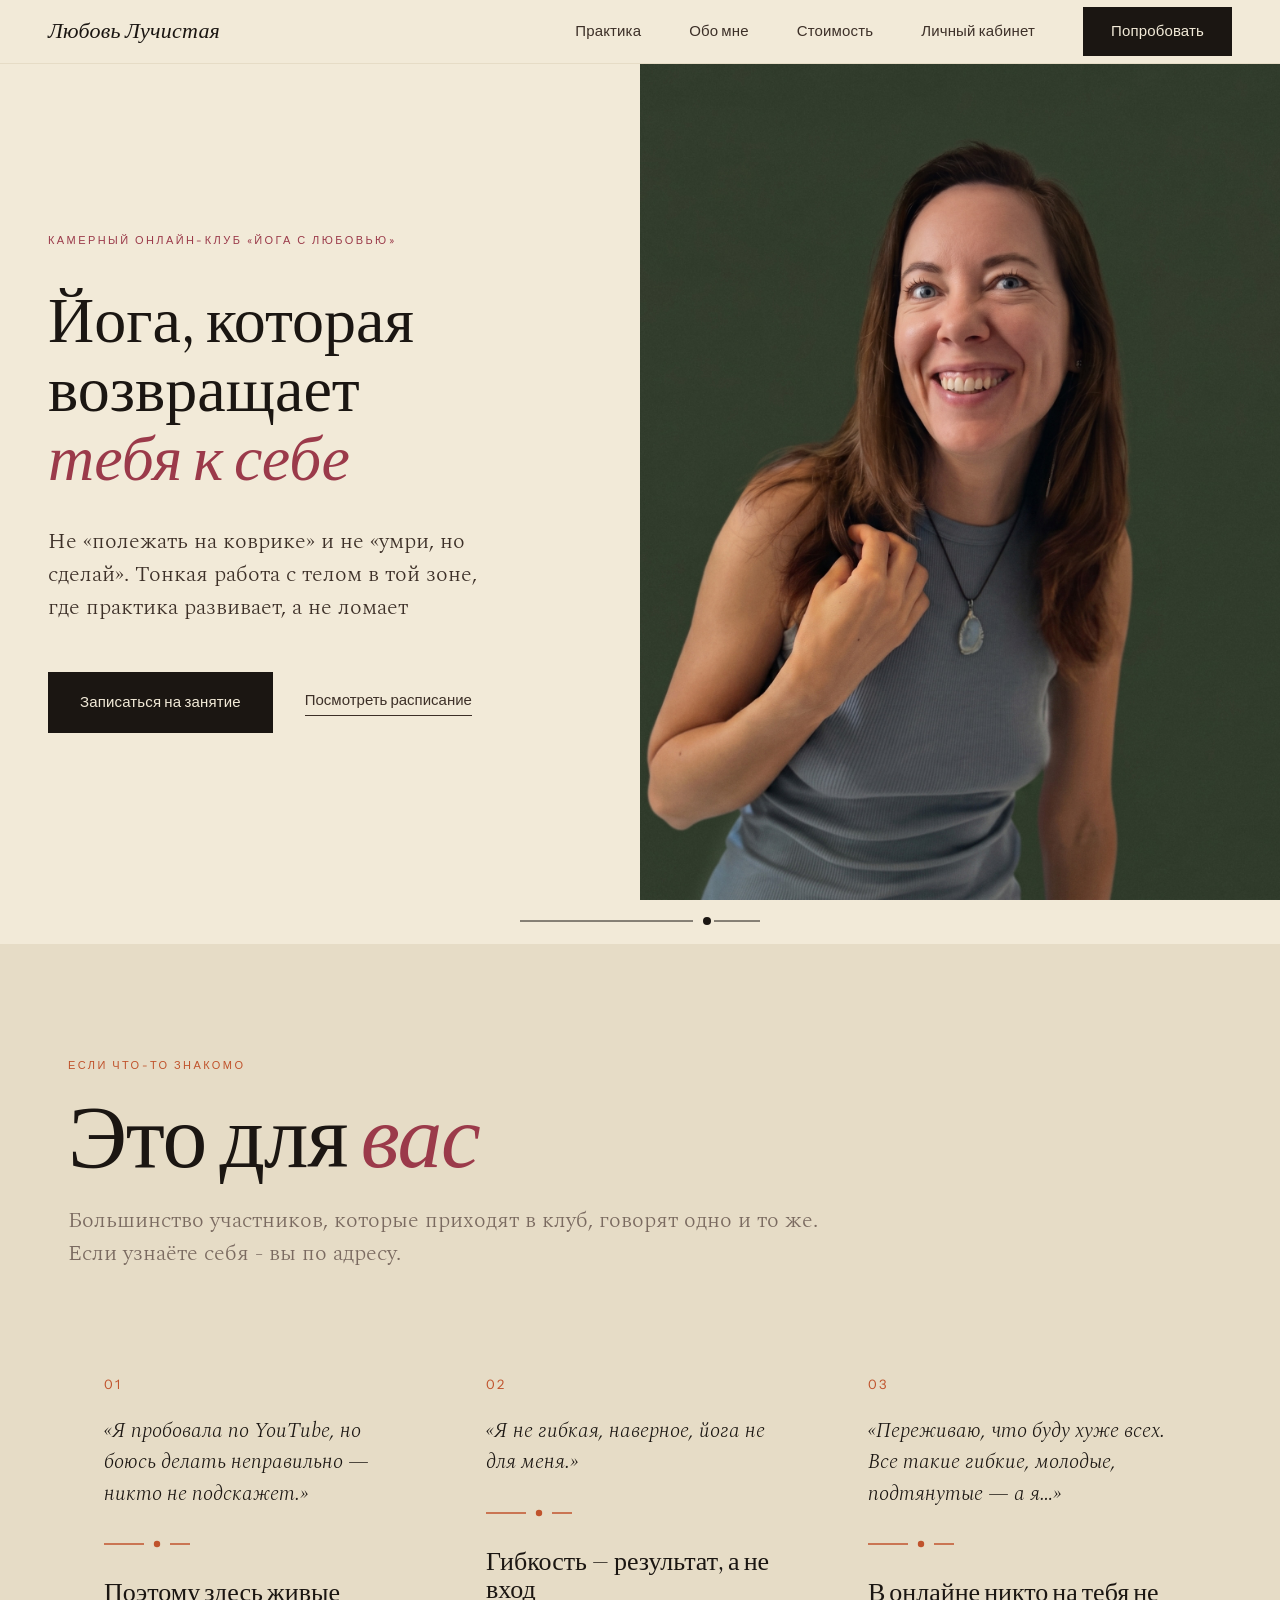
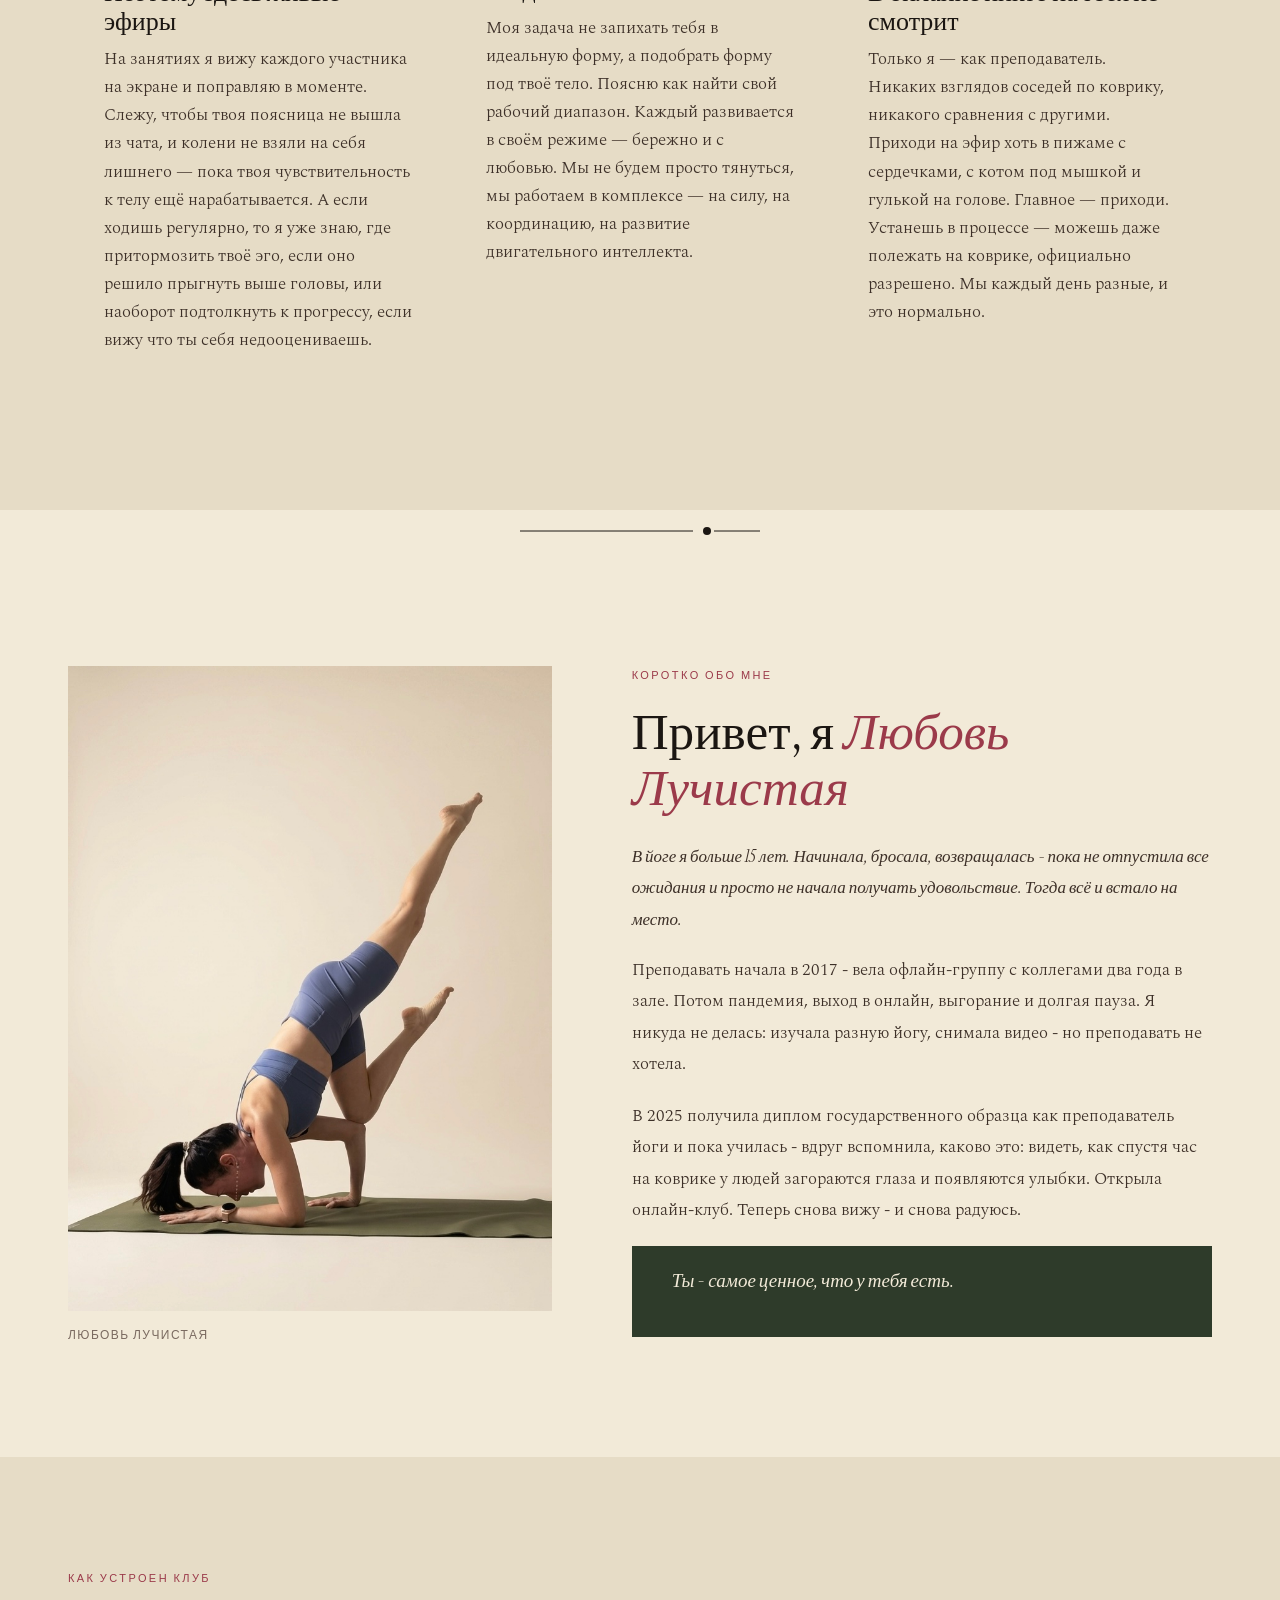
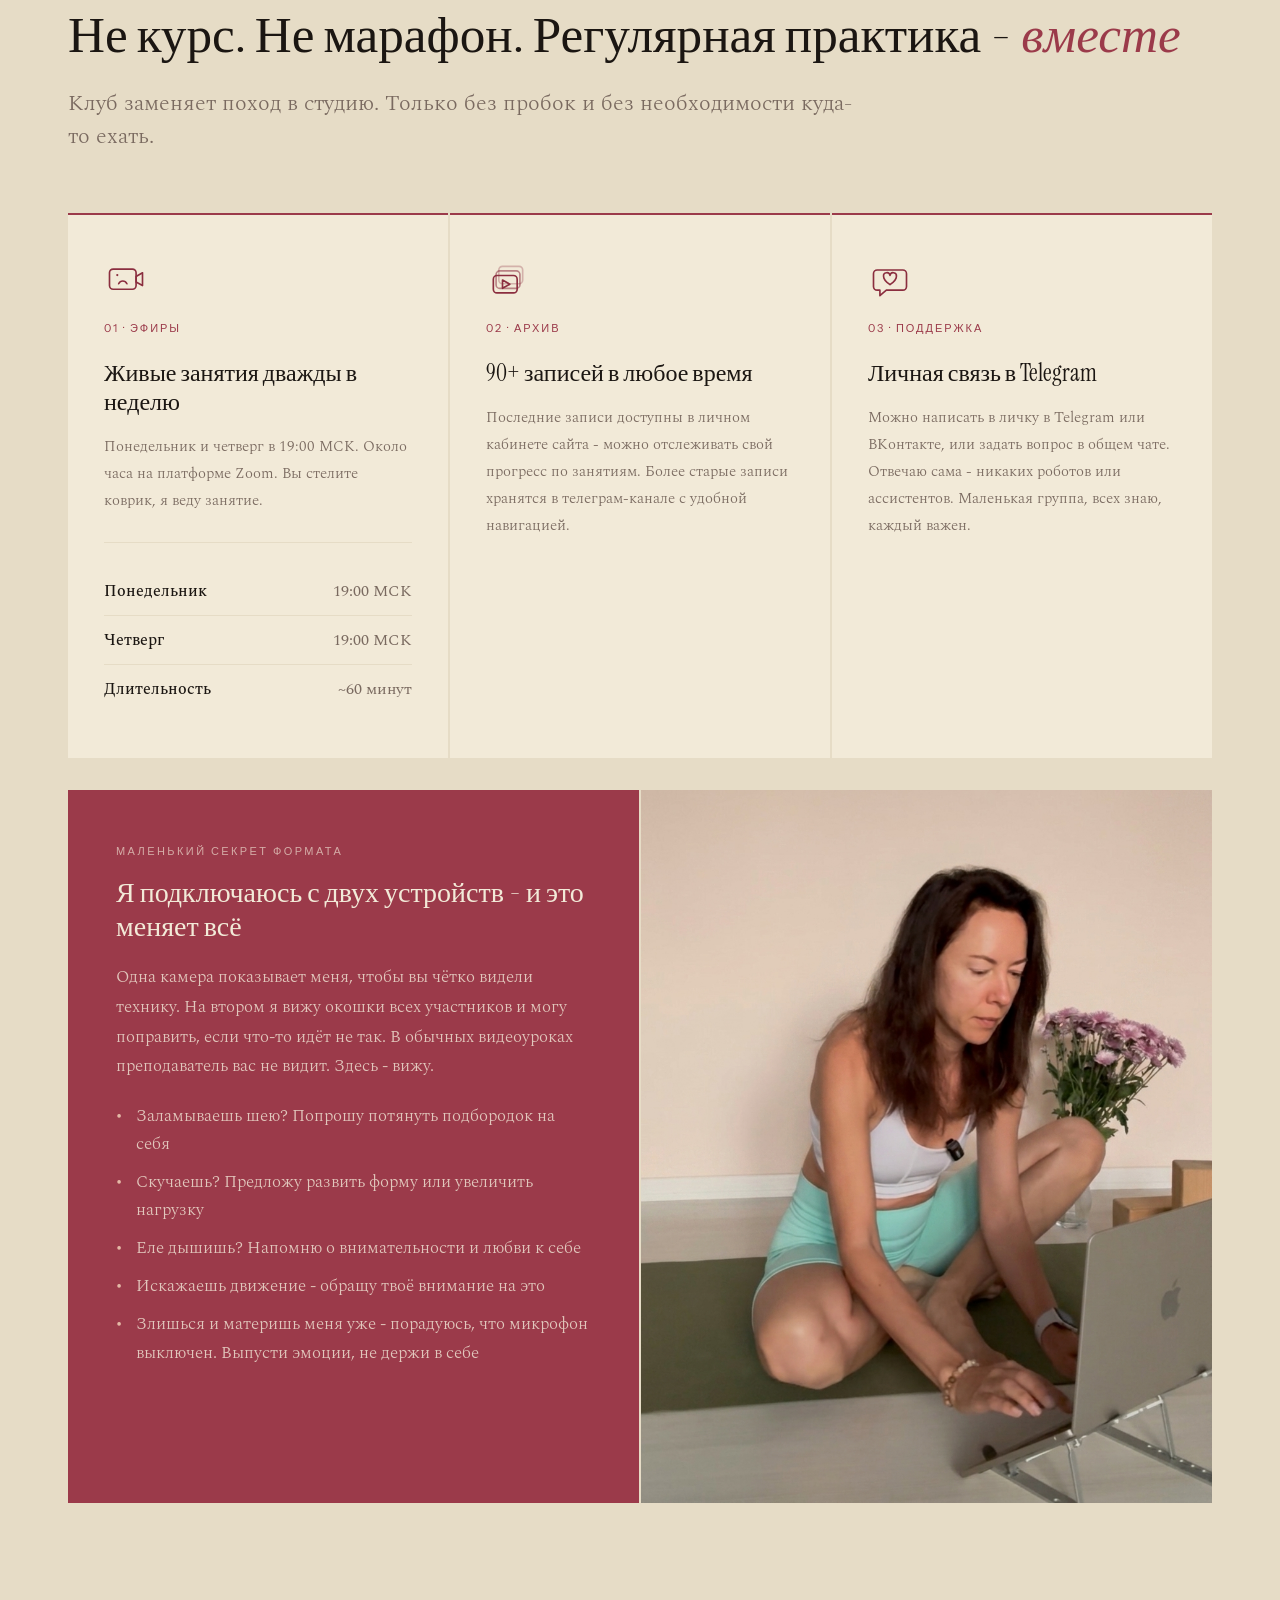
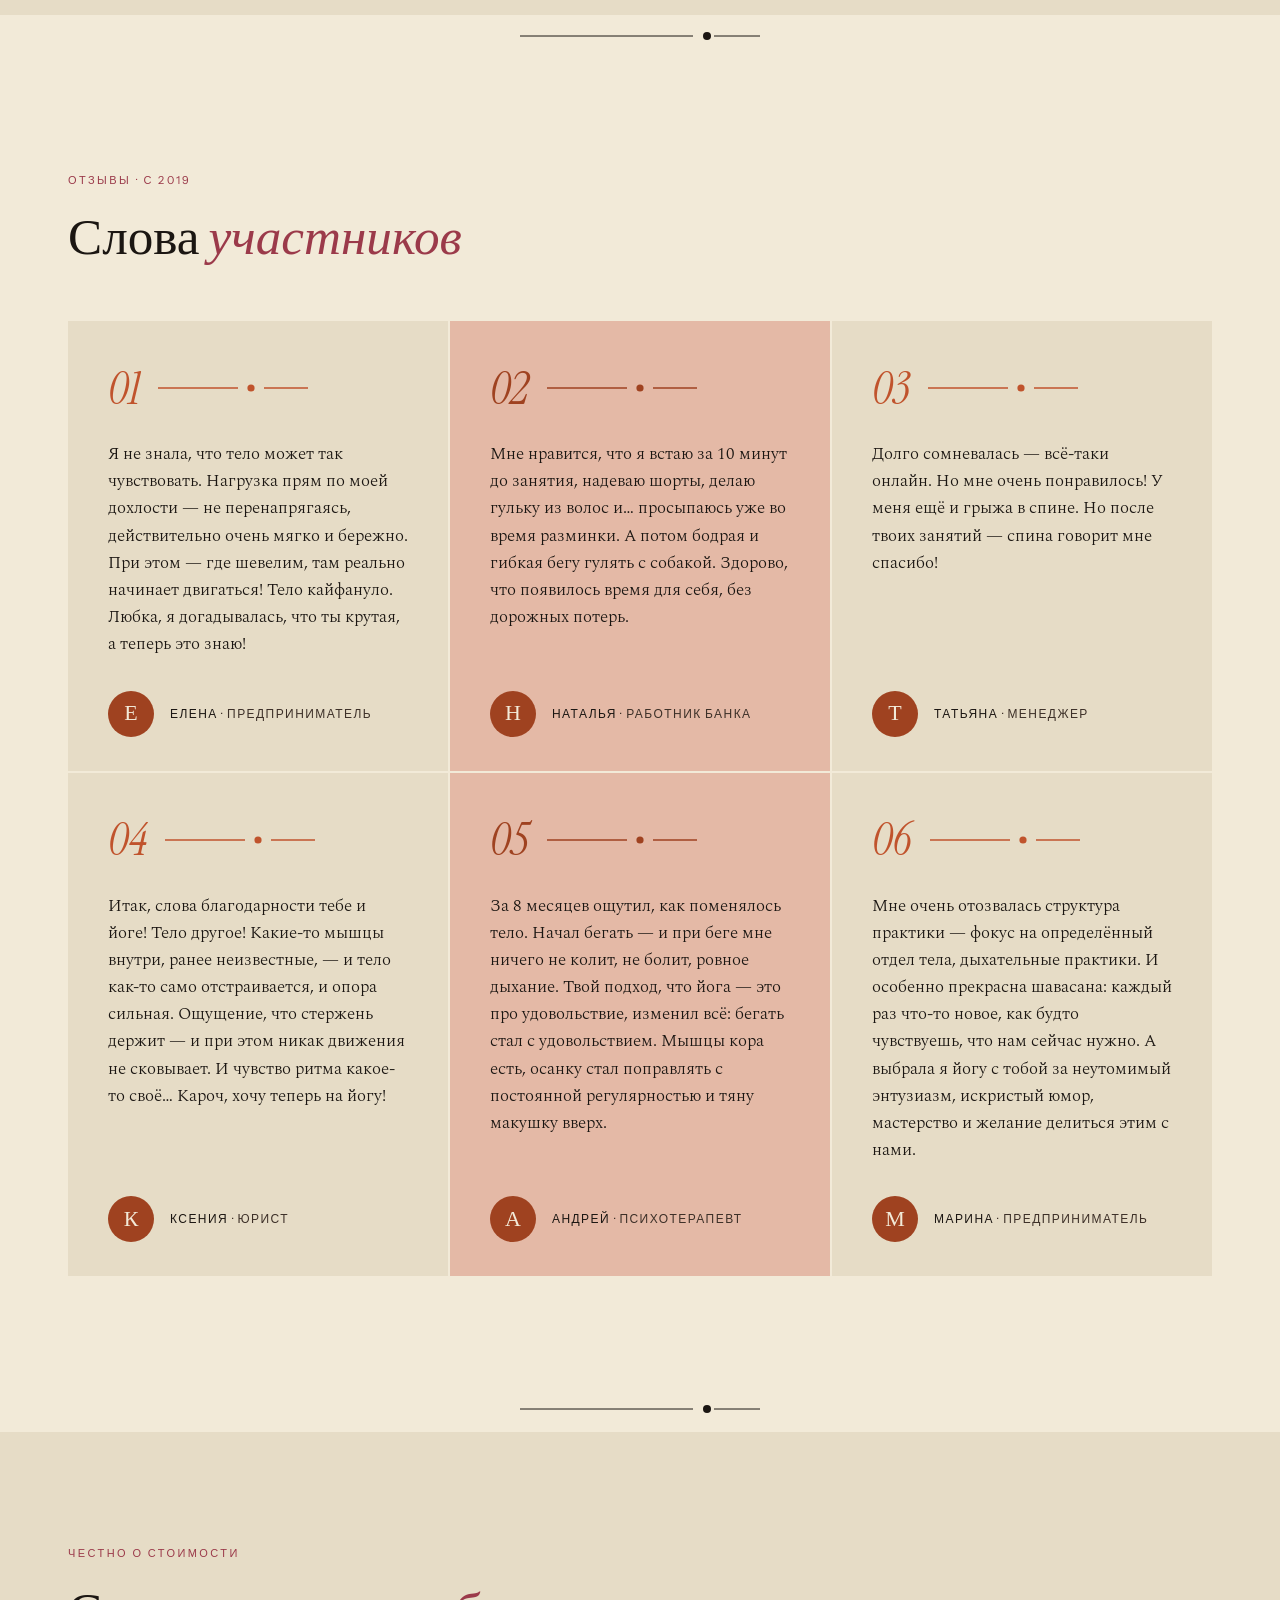
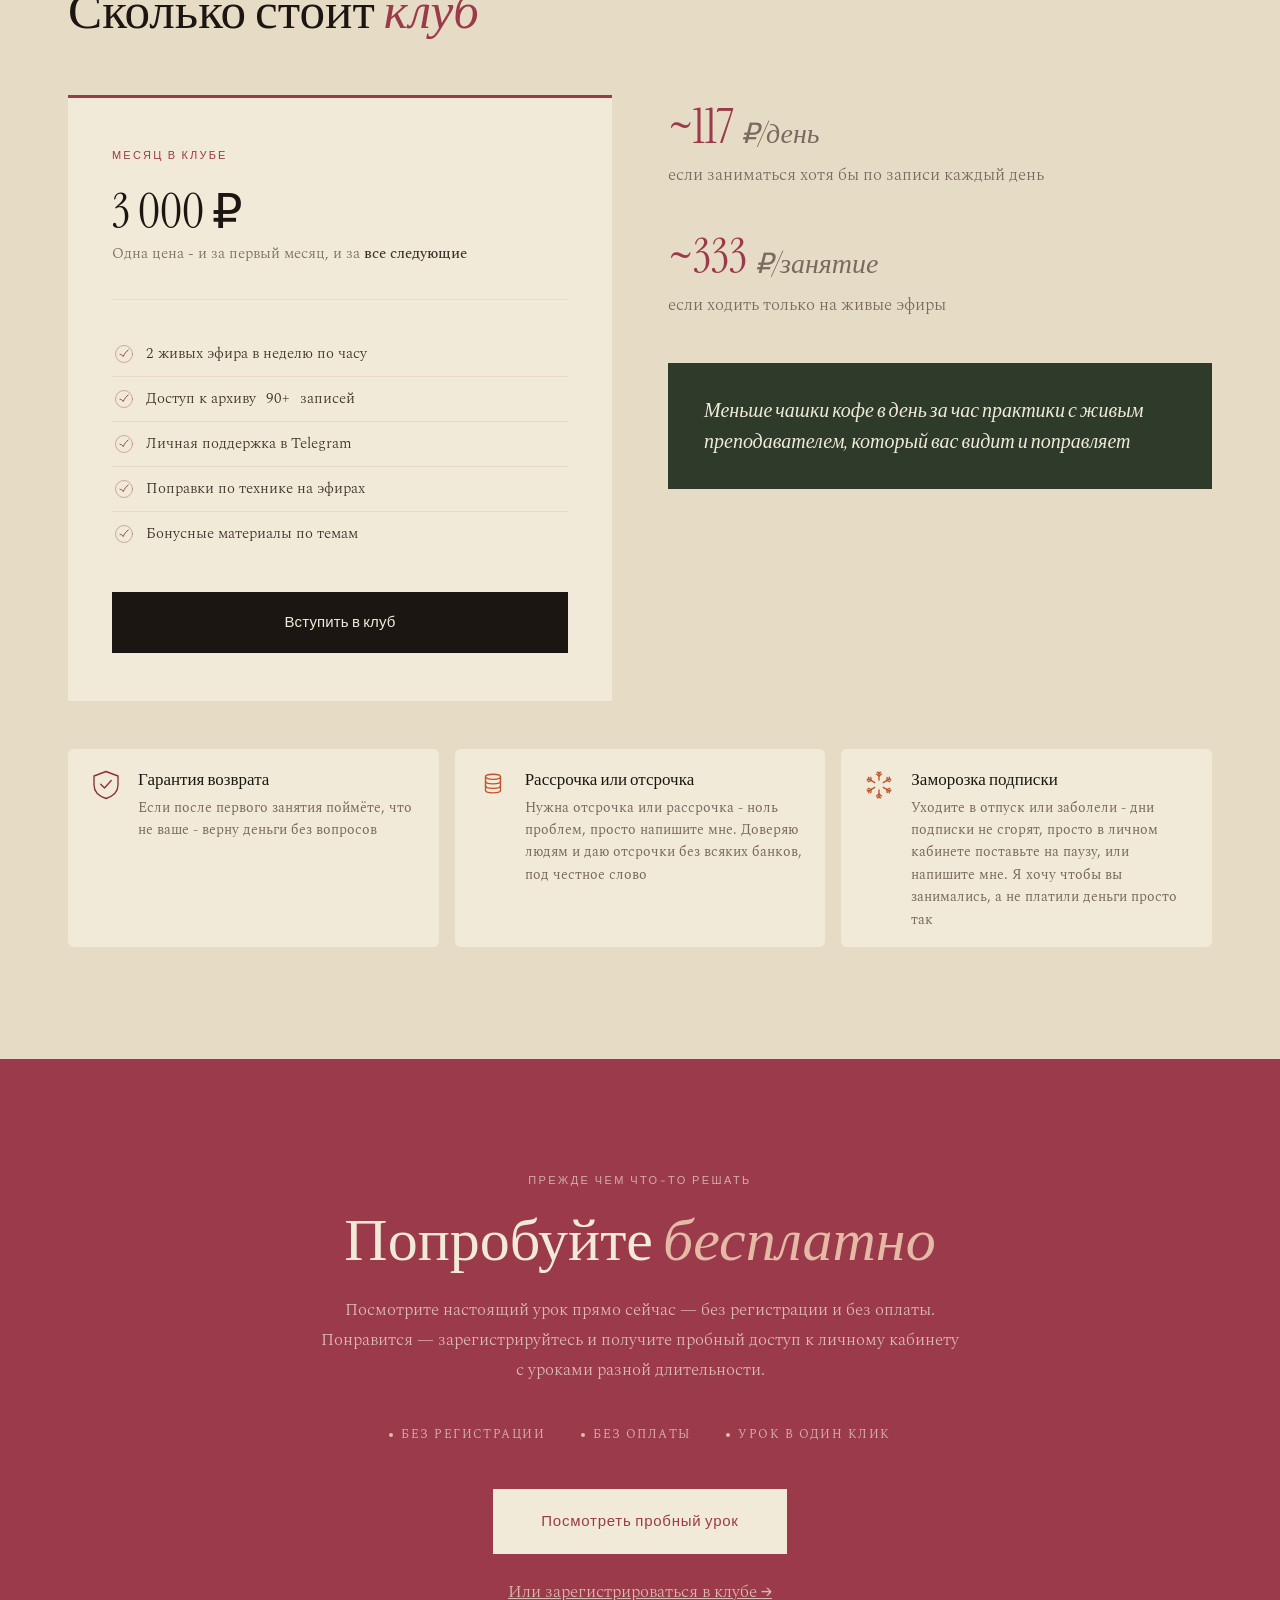
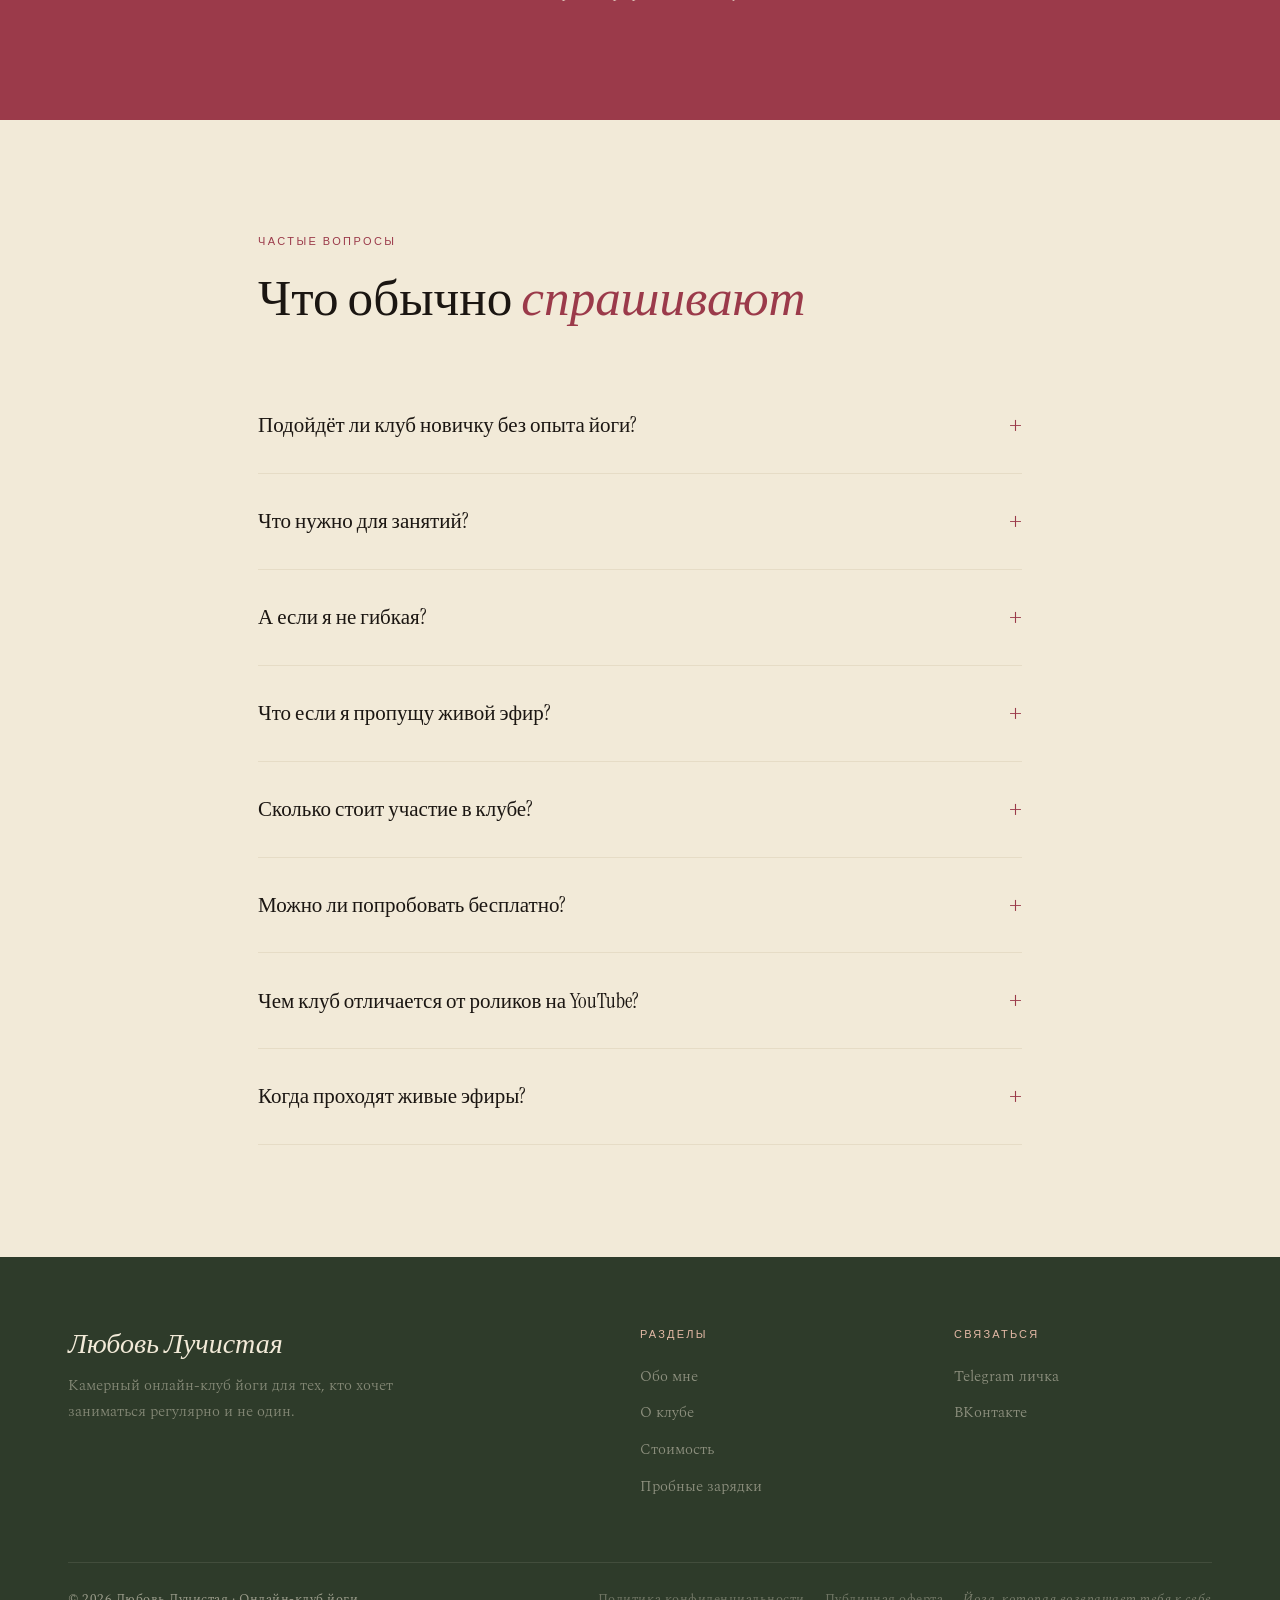
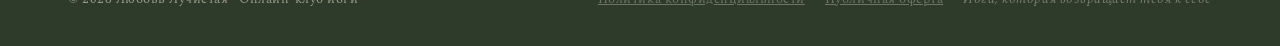
<file: index.html>
<!DOCTYPE html>
<html lang="ru">
<head>
<meta charset="UTF-8">
<meta name="viewport" content="width=device-width, initial-scale=1.0">

<title>Йога с Любовью - онлайн-клуб йоги | Любовь Лучистая</title>
<meta name="description" content="Камерный онлайн-клуб йоги. Живые эфиры дважды в неделю, личная поддержка, архив 90+ записей. Пробные зарядки бесплатно. Преподаватель - Любовь Лучистая.">
<link rel="canonical" href="https://lubov-yoga.ru/">
<meta property="og:type" content="website">
<meta property="og:title" content="Йога с Любовью - онлайн-клуб хатха-йоги">
<meta property="og:description" content="Камерный клуб, где я знаю каждого участника. Живые эфиры, личная поддержка, бережный подход. Попробуйте бесплатно.">
<meta property="og:locale" content="ru_RU">

<link rel="preconnect" href="https://fonts.googleapis.com">
<link rel="preconnect" href="https://fonts.gstatic.com" crossorigin>
<link href="https://fonts.googleapis.com/css2?family=Instrument+Serif:ital@0;1&family=Instrument+Sans:wght@400;500&family=Spectral:ital,wght@0,300;0,400;0,500;1,300;1,400;1,500&display=swap" rel="stylesheet">

<style>
:root {
  --sienna: #C0532C;
  --siennaDeep: #9F4220;
  --line: #C9BBA0;
  --display: 'Instrument Serif', serif;
  --body: 'Spectral', serif;
  --ui: 'Instrument Sans', sans-serif;
  --marsala: #9B3A4A;
  --marsala-dark: #7d2e3c;
  --moss: #2E3B2A;
  --moss-mid: #3d5038;
  --cream: #F2EAD8;
  --cream-deep: #e6dcc6;
  --rose: #E4B9A6;
  --ink: #1B1612;
  --ink-soft: #3d3028;
  --muted: #7a6a60;
}

* { margin: 0; padding: 0; box-sizing: border-box; }
html { scroll-behavior: smooth; }

body {
  font-family: var(--body);
  background: var(--cream);
  color: var(--ink);
  line-height: 1.65;
  font-weight: 400;
  font-size: 17px;
  overflow-x: hidden;
}

img { max-width: 100%; display: block; }

h1, h2, h3, h4 {
  font-family: var(--display);
  font-weight: 400;
  line-height: 1.05;
  color: var(--ink);
}

.container {
  max-width: 1240px;
  margin: 0 auto;
  padding: 0 48px;
}

.container-narrow {
  max-width: 860px;
  margin: 0 auto;
  padding: 0 48px;
}

/* ── HEADER ── */
.site-header {
  background: var(--cream);
  padding: 0 48px;
  height: 64px;
  display: grid;
  grid-template-columns: repeat(12, 1fr);
  column-gap: 24px;
  align-items: center;
  position: sticky;
  top: 0;
  z-index: 100;
  border-bottom: 1px solid var(--cream-deep);
}

.logo {
  grid-column: 1 / 4;
  font-family: var(--display);
  font-style: italic;
  font-size: 22px;
  color: var(--ink);
  text-decoration: none;
  letter-spacing: 0.01em;
}

.site-nav {
  grid-column: 4 / 13;
  display: flex;
  align-items: center;
  gap: 48px;
  justify-content: flex-end;
}

.site-nav a {
  font-family: var(--ui);
  font-size: 15px;
  color: var(--ink-soft);
  text-decoration: none;
  letter-spacing: 0.01em;
  transition: color 0.2s;
}

.site-nav a:hover { color: var(--marsala); }

.nav-cta {
  background: var(--ink);
  color: var(--cream) !important;
  padding: 12px 28px;
  font-size: 15px;
  text-decoration: none;
  font-family: var(--ui);
  transition: background 0.2s;
  border-radius: 0;
}

.nav-cta:hover { background: var(--sienna) !important; }

.nav-lk { display: flex; align-items: center; gap: 6px; }
.nav-lk-icon { display: none; width: 36px; height: 36px; }
.nav-lk-icon svg { width: 36px; height: 36px; }

@media (max-width: 768px) {
  .nav-lk-icon { display: block; }
  .nav-lk-text { display: none; }
  .nav-cta { padding: 8px 16px; font-size: 13px; }
  .logo { font-size: 18px; line-height: 1.1; }
}

/* ── HERO ── */
.hero {
  display: grid;
  grid-template-columns: repeat(12, 1fr);
  column-gap: 0;
  min-height: calc(100vh - 64px);
}

.hero-left {
  grid-column: 1 / 7;
  background: var(--cream);
  display: flex;
  flex-direction: column;
  justify-content: center;
  padding: 80px 64px 80px 48px;
}

.hero-eyebrow {
  font-family: var(--ui);
  font-size: 11px;
  letter-spacing: 0.22em;
  text-transform: uppercase;
  color: var(--marsala);
  margin-bottom: 36px;
}

.hero h1 {
  font-family: var(--display);
  font-size: clamp(44px, 5vw, 68px);
  line-height: 1.08;
  color: var(--ink);
  margin-bottom: 32px;
  font-weight: 400;
}

.hero h1 em {
  font-style: italic;
  color: var(--marsala);
}

.hero-lead {
  font-size: 22px;
  color: var(--ink-soft);
  line-height: 1.5;
  max-width: 460px;
  margin-bottom: 48px;
  font-weight: 300;
}

.hero-ctas {
  display: flex;
  align-items: center;
  gap: 32px;
  flex-wrap: wrap;
}

.btn-primary {
  background: var(--ink);
  color: var(--cream);
  padding: 18px 32px;
  font-family: var(--ui);
  font-size: 15px;
  font-weight: 400;
  text-decoration: none;
  display: inline-block;
  transition: background 0.2s;
  letter-spacing: 0.01em;
  border-radius: 0;
}

.btn-primary:hover { background: var(--sienna); }

.btn-secondary {
  font-family: var(--ui);
  font-size: 15px;
  color: var(--ink-soft);
  text-decoration: none;
  border-bottom: 1px solid var(--ink-soft);
  padding-bottom: 2px;
  transition: color 0.2s, border-color 0.2s;
}

.btn-secondary:hover {
  color: var(--marsala);
  border-color: var(--marsala);
}

.hero-right {
  grid-column: 7 / 13;
  overflow: hidden;
  position: relative;
}

.hero-right img {
  width: 100%;
  height: 100%;
  object-fit: cover;
  object-position: top center;
  display: block;
}

/* ── SECTIONS SHARED ── */
section { padding: 112px 0; }

.eyebrow {
  font-family: var(--ui);
  font-size: 11px;
  letter-spacing: 0.22em;
  text-transform: uppercase;
  color: var(--marsala);
  margin-bottom: 20px;
  display: block;
}

.eyebrow-muted {
  color: var(--muted);
}

.eyebrow-light {
  color: rgba(242,234,216,0.65);
}

.section-title {
  font-family: var(--display);
  font-size: clamp(34px, 4vw, 52px);
  line-height: 1.1;
  color: var(--ink);
  margin-bottom: 24px;
}

.section-title em {
  font-style: italic;
  color: var(--marsala);
}

.section-title-light { color: var(--cream); }
.section-title-light em { color: var(--rose); }

.section-lead {
  font-size: 22px;
  color: var(--muted);
  line-height: 1.5;
  max-width: 800px;
  margin-bottom: 60px;
  font-weight: 300;
}

.section-lead-light { color: rgba(242,234,216,0.65); }

/* ── PAINS ── */
.pains {
  background: var(--cream-deep);
  padding: 112px 0;
}

.pains .eyebrow { color: var(--sienna); }

.pains .section-title {
  font-size: clamp(56px, 7vw, 92px);
  line-height: .96;
  letter-spacing: -.015em;
}

.pains .section-title em { color: var(--marsala); }

.pains-grid {
  display: grid;
  grid-template-columns: repeat(3, 1fr);
  gap: 2px;
  margin-top: 0;
}

.pain-card {
  background: var(--cream-deep);
  padding: 44px 36px;
}

.pain-card:hover { background: var(--rose); transition: background 0.25s; }

.pain-num {
  font-size: 13px;
  letter-spacing: 0.18em;
  color: var(--sienna);
  margin-bottom: 20px;
  display: block;
  font-family: var(--ui);
  text-transform: uppercase;
}

.pain-card.card-rose .pain-num { color: var(--siennaDeep); }

.pain-quote {
  font-family: var(--body);
  font-style: italic;
  font-size: 21px;
  font-weight: 300;
  color: var(--ink);
  line-height: 1.5;
  margin-bottom: 0;
}

.pain-divider { display: block; margin: 28px 0; }

.pain-answer {
  font-size: 17px;
  color: var(--ink-soft);
  line-height: 1.65;
  font-weight: 300;
}

.pain-answer strong {
  display: block;
  margin-bottom: 10px;
  color: var(--ink);
  font-weight: 400;
  font-family: var(--display);
  font-size: 26px;
  line-height: 1.1;
  font-style: normal;
}

.pain-answer p {
  font-family: var(--body);
  font-weight: 300;
  font-size: 17px;
  line-height: 1.65;
  color: var(--ink-soft);
}

/* ── ABOUT ── */
.about {
  background: var(--cream);
}

.about-grid {
  display: grid;
  grid-template-columns: 5fr 6fr;
  gap: 80px;
  align-items: start;
}

.about-photos {
  position: sticky;
  top: 80px;
}

.about-photo-main {
  aspect-ratio: 3/4;
  overflow: hidden;
  margin-bottom: 8px;
}

.about-photo-main img {
  width: 100%;
  height: 100%;
  object-fit: cover;
  object-position: top center;
}

.about-photos-row {
  display: grid;
  grid-template-columns: 1fr 1fr;
  gap: 8px;
}

.about-photo-sm {
  aspect-ratio: 1;
  overflow: hidden;
}

.about-photo-sm img {
  width: 100%;
  height: 100%;
  object-fit: cover;
}

.about-caption {
  margin-top: 14px;
  font-size: 12px;
  letter-spacing: 0.12em;
  text-transform: uppercase;
  color: var(--muted);
  font-family: var(--ui);
}

.about-lead {
  font-family: var(--display);
  font-style: italic;
  font-size: 24px;
  color: var(--ink-soft);
  line-height: 1.45;
  margin-bottom: 32px;
}

.about-text p {
  font-size: 17px;
  line-height: 1.85;
  color: var(--ink-soft);
  margin-bottom: 20px;
  font-weight: 300;
}

.about-stats {
  display: grid;
  grid-template-columns: repeat(3, 1fr);
  margin: 44px 0;
  border-top: 1px solid var(--cream-deep);
  border-bottom: 1px solid var(--cream-deep);
}

.about-stat {
  padding: 24px 0;
  padding-right: 16px;
}

.about-stat + .about-stat {
  padding-left: 16px;
  border-left: 1px solid var(--cream-deep);
}

.stat-num {
  font-family: var(--display);
  font-size: 38px;
  color: var(--marsala);
  line-height: 1;
  margin-bottom: 5px;
  display: block;
}

.stat-label {
  font-size: 12px;
  color: var(--muted);
  letter-spacing: 0.08em;
  text-transform: uppercase;
  font-family: var(--ui);
}

.philosophy-block {
  background: var(--moss);
  color: var(--cream);
  padding: 20px 40px;
  margin-top: 12px;
  display: flex;
  align-items: center;
  width: 100%;
  box-sizing: border-box;
}

.philosophy-block p {
  font-family: var(--display);
  font-style: italic;
  font-size: 19px;
  color: var(--cream);
  line-height: 1.6;
  font-weight: 400;
}

/* ── CLUB ── */
.club {
  background: var(--cream-deep);
}

.club-grid {
  display: grid;
  grid-template-columns: repeat(3, 1fr);
  gap: 2px;
  margin-top: 56px;
}

.club-card {
  background: var(--cream);
  padding: 44px 36px;
  border-top: 2px solid var(--marsala);
  transition: background 0.25s;
}

.club-card:hover { background: #f7f0e4; }

.club-card-num {
  font-size: 11px;
  letter-spacing: 0.18em;
  color: var(--marsala);
  margin-bottom: 22px;
  display: block;
  text-transform: uppercase;
  font-family: var(--ui);
}

.club-card-icon {
  display: block;
  width: 44px;
  height: 44px;
  margin-bottom: 16px;
}
.club-card-icon svg {
  width: 44px;
  height: 44px;
}

.club-card h3 {
  font-family: var(--display);
  font-size: 24px;
  color: var(--ink);
  margin-bottom: 16px;
  line-height: 1.2;
}

.club-card p {
  font-size: 15px;
  color: var(--muted);
  line-height: 1.8;
  font-weight: 300;
}

.tech-block {
  margin-top: 32px;
  display: grid;
  grid-template-columns: 1fr 1fr;
  gap: 2px;
}

.tech-text {
  background: var(--marsala);
  padding: 52px 48px;
}

.tech-text .eyebrow { color: rgba(242,234,216,0.65); margin-bottom: 16px; }

.tech-text h3 {
  font-family: var(--display);
  font-size: 28px;
  color: var(--cream);
  margin-bottom: 20px;
  line-height: 1.2;
}

.tech-text p {
  font-family: var(--body);
  font-size: 17px;
  color: rgba(242,234,216,0.8);
  line-height: 1.75;
  font-weight: 300;
}

.tech-list {
  list-style: none;
  padding: 0;
  margin: 20px 0 0;
  display: flex;
  flex-direction: column;
  gap: 10px;
}
.tech-list li {
  font-family: var(--body);
  font-size: 17px;
  color: rgba(242,234,216,0.8);
  font-weight: 300;
  line-height: 1.65;
  padding-left: 20px;
  position: relative;
}
.tech-list li::before {
  content: '●';
  position: absolute;
  left: 0;
  color: var(--rose);
  font-size: 11px;
  top: 5px;
}

.tech-photo {
  overflow: hidden;
  min-height: 340px;
}

.tech-photo img {
  width: 100%;
  height: 100%;
  object-fit: cover;
}

.schedule-inline {
  margin-top: 28px;
  border-top: 1px solid var(--cream-deep);
  padding-top: 24px;
}

.schedule-inline .day {
  display: flex;
  justify-content: space-between;
  padding: 11px 0;
  font-size: 16px;
  color: var(--muted);
  border-bottom: 1px solid var(--cream-deep);
}

.schedule-inline .day:last-child { border: none; }
.schedule-inline .day strong { color: var(--ink); font-weight: 500; }

/* ── PHOTOS ROW ── */
.photos-row {
  display: grid;
  grid-template-columns: repeat(4, 1fr);
  height: 380px;
  gap: 4px;
}

.photos-row .photo-cell {
  overflow: hidden;
}

.photos-row .photo-cell img {
  width: 100%;
  height: 100%;
  object-fit: cover;
  transition: transform 0.5s ease;
}

.photos-row .photo-cell:hover img { transform: scale(1.04); }

/* ── TESTIMONIALS ── */
.testimonials {
  background: var(--cream);
}

.testimonials-grid {
  display: grid;
  grid-template-columns: repeat(3, 1fr);
  gap: 2px;
  margin-top: 56px;
}

.ll-card {
  background: var(--cream-deep);
  padding: 44px 40px 34px;
  display: flex;
  flex-direction: column;
  min-height: 440px;
}

.ll-card.card-rose { background: var(--rose); }

.ll-mark {
  display: flex;
  align-items: center;
  gap: 18px;
  height: 46px;
  margin-bottom: 30px;
}

.ll-num {
  font-family: var(--display);
  font-style: italic;
  font-size: 46px;
  line-height: .8;
  color: var(--sienna);
}

.ll-card.card-rose .ll-num { color: var(--siennaDeep); }

.ll-quote {
  font-family: var(--body);
  font-weight: 300;
  font-size: 17px;
  line-height: 1.6;
  color: var(--ink);
  flex: 1 0 auto;
}

.ll-by {
  display: flex;
  align-items: center;
  gap: 16px;
  margin-top: 32px;
}

.ll-ava {
  width: 46px;
  height: 46px;
  border-radius: 50%;
  background: var(--siennaDeep);
  color: var(--cream);
  display: flex;
  align-items: center;
  justify-content: center;
  font-family: var(--display);
  font-size: 22px;
  flex: none;
}

.ll-who {
  font-family: var(--ui);
  font-size: 12px;
  letter-spacing: .12em;
  text-transform: uppercase;
  color: var(--ink-soft);
}

.ll-who b { color: var(--ink); font-weight: 500; }

.testimonial-wide {
  grid-column: 1 / -1;
  background: var(--marsala);
  padding: 56px 64px;
  display: flex;
  flex-direction: column;
  gap: 28px;
}

.testimonial-wide .t-text {
  font-family: var(--display);
  font-style: italic;
  font-size: clamp(22px, 2.8vw, 32px);
  color: var(--cream);
  font-weight: 400;
  line-height: 1.4;
}

.testimonial-wide .t-author { color: rgba(242,234,216,0.55); }
.testimonial-wide .t-initial { background: rgba(242,234,216,0.15); }

/* ── PRICING ── */
.pricing {
  background: var(--cream-deep);
}

.pricing-grid {
  display: grid;
  grid-template-columns: 1fr 1fr;
  gap: 56px;
  margin-top: 56px;
  align-items: start;
}

.price-card {
  background: var(--cream);
  padding: 48px 44px;
  border-top: 3px solid var(--marsala);
}

.price-label {
  font-size: 11px;
  letter-spacing: 0.2em;
  text-transform: uppercase;
  color: var(--marsala);
  font-family: var(--ui);
  margin-bottom: 24px;
  display: block;
}

.price-amount {
  font-family: var(--display);
  font-size: 48px;
  color: var(--ink);
  line-height: 1;
  margin-bottom: 6px;
}

.price-sub {
  font-size: 15px;
  color: var(--muted);
  margin-bottom: 32px;
  font-weight: 300;
}

.price-sub strong {
  color: var(--ink-soft);
  font-weight: 500;
}

.price-divider {
  height: 1px;
  background: var(--cream-deep);
  margin-bottom: 32px;
}

.price-list {
  list-style: none;
}

.price-list li {
  padding: 10px 0;
  display: flex;
  align-items: center;
  gap: 10px;
  font-size: 15px;
  color: var(--ink-soft);
  border-bottom: 1px solid var(--cream-deep);
  font-weight: 300;
  line-height: 1.5;
}

.price-check {
  flex-shrink: 0;
  width: 24px;
  height: 24px;
}
.price-check svg {
  width: 24px;
  height: 24px;
}

.price-list li:last-child { border: none; }

.price-btn {
  margin-top: 36px;
}

.price-btn .btn-primary {
  display: block;
  text-align: center;
  padding: 18px;
}

.price-aside {
  padding-top: 8px;
}

.value-row {
  margin-bottom: 44px;
}

.value-num {
  font-family: var(--display);
  font-size: 48px;
  color: var(--marsala);
  line-height: 1;
  margin-bottom: 10px;
}

.value-num small {
  font-size: 28px;
  color: var(--muted);
  font-style: italic;
}

.value-desc {
  font-size: 17px;
  color: var(--muted);
  line-height: 1.65;
  font-weight: 300;
}

.price-quote-block {
  background: var(--moss);
  padding: 32px 36px;
  margin-top: 36px;
}

.price-quote-block p {
  font-family: var(--display);
  font-style: italic;
  font-size: 20px;
  color: var(--cream);
  line-height: 1.55;
}

.price-extras {
  margin-top: 48px;
  display: grid;
  grid-template-columns: repeat(3, 1fr);
  gap: 16px;
}

.price-extra-item {
  display: flex;
  gap: 14px;
  align-items: flex-start;
  padding: 16px 20px;
  background: var(--cream);
  border-radius: 6px;
}

.price-extra-icon {
  flex-shrink: 0;
  margin-top: 2px;
  width: 36px;
  height: 36px;
}
.price-extra-icon svg {
  width: 36px;
  height: 36px;
}

.price-extra-item strong {
  display: block;
  font-family: var(--display);
  font-size: 17px;
  font-weight: 400;
  margin-bottom: 4px;
  color: var(--ink);
}

.price-extra-item p {
  font-size: 14px;
  color: var(--muted);
  line-height: 1.6;
  margin: 0;
}

/* ── TRIAL CTA ── */
.trial-cta {
  background: var(--marsala);
  padding: 112px 0;
  text-align: center;
}

.trial-inner {
  max-width: 640px;
  margin: 0 auto;
}

.trial-cta h2 {
  font-family: var(--display);
  font-size: clamp(40px, 5vw, 60px);
  color: var(--cream);
  margin-bottom: 24px;
  line-height: 1.05;
}

.trial-cta h2 em {
  font-style: italic;
  color: var(--rose);
}

.trial-cta p {
  font-size: 17px;
  color: rgba(242,234,216,0.72);
  margin-bottom: 40px;
  line-height: 1.75;
  font-weight: 300;
}

.trial-tags {
  display: flex;
  justify-content: center;
  gap: 36px;
  margin-bottom: 44px;
  flex-wrap: wrap;
}

.trial-tags span {
  font-size: 12px;
  color: rgba(242,234,216,0.65);
  letter-spacing: 0.12em;
  text-transform: uppercase;
  display: flex;
  align-items: center;
  gap: 8px;
}

.trial-tags span::before {
  content: '';
  width: 4px;
  height: 4px;
  background: var(--rose);
  border-radius: 50%;
}

.btn-light {
  background: var(--cream);
  color: var(--marsala);
  padding: 20px 48px;
  font-family: var(--ui);
  font-size: 15px;
  font-weight: 500;
  text-decoration: none;
  display: inline-block;
  letter-spacing: 0.05em;
  transition: background 0.2s;
}

.btn-light:hover { background: #fff8ed; }

/* ── FAQ ── */
.faq {
  background: var(--cream);
}

.faq-list { margin-top: 52px; }

.faq-item {
  border-bottom: 1px solid var(--cream-deep);
}

.faq-item summary {
  padding: 26px 0;
  cursor: pointer;
  font-family: var(--display);
  font-size: 21px;
  color: var(--ink);
  display: flex;
  justify-content: space-between;
  align-items: center;
  gap: 20px;
  list-style: none;
  transition: color 0.2s;
}

.faq-item summary::-webkit-details-marker { display: none; }

.faq-item summary::after {
  content: '+';
  font-family: var(--body);
  font-weight: 300;
  font-size: 26px;
  color: var(--marsala);
  transition: transform 0.25s;
  flex-shrink: 0;
}

.faq-item[open] summary::after { transform: rotate(45deg); }
.faq-item summary:hover { color: var(--marsala); }

.faq-answer {
  padding: 4px 0 26px;
  color: var(--muted);
  font-size: 17px;
  line-height: 1.65;
  max-width: 700px;
  font-weight: 300;
}

/* ── FOOTER ── */
.site-footer {
  background: var(--moss);
  color: var(--cream);
  padding: 72px 0 36px;
}

.footer-grid {
  display: grid;
  grid-template-columns: 2fr 1fr 1fr;
  gap: 56px;
  margin-bottom: 56px;
}

.footer-brand h3 {
  font-family: var(--display);
  font-style: italic;
  font-size: 28px;
  color: var(--cream);
  margin-bottom: 14px;
}

.footer-brand p {
  font-size: 15px;
  color: rgba(242,234,216,0.45);
  line-height: 1.75;
  max-width: 360px;
  font-weight: 300;
}

.footer-col h4 {
  font-size: 11px;
  letter-spacing: 0.2em;
  text-transform: uppercase;
  color: var(--rose);
  margin-bottom: 18px;
  font-family: var(--ui);
  font-weight: 400;
}

.footer-col a {
  display: block;
  color: rgba(242,234,216,0.5);
  text-decoration: none;
  font-size: 15px;
  padding: 6px 0;
  transition: color 0.2s;
  font-weight: 300;
}

.footer-col a:hover { color: var(--cream); }

.footer-bottom {
  border-top: 1px solid rgba(242,234,216,0.1);
  padding-top: 26px;
  display: flex;
  justify-content: space-between;
  font-size: 13px;
  color: rgba(242,234,216,0.55);
  flex-wrap: wrap;
  gap: 12px;
  letter-spacing: 0.04em;
}

/* ── RESPONSIVE ── */
@media (max-width: 1024px) {
  .hero { grid-template-columns: repeat(12, 1fr); }
  .hero-left { grid-column: 1 / -1; padding: 64px 40px; min-height: 70vh; }
  .hero-right { grid-column: 1 / -1; height: 55vw; min-height: 300px; }
  .site-header { grid-template-columns: repeat(12, 1fr); column-gap: 16px; padding: 0 32px; }
  .about-grid { grid-template-columns: 1fr; gap: 48px; }
  .about-photos { position: static; }
  .pricing-grid { grid-template-columns: 1fr; gap: 44px; }
  .tech-block { grid-template-columns: 1fr; }
  .footer-grid { grid-template-columns: 1fr; gap: 36px; }
  .site-nav { gap: 28px; }
}

@media (max-width: 768px) {
  section { padding: 72px 0; }
  .container, .container-narrow { padding: 0 24px; }
  .site-header { padding: 0 24px; }
  .pains-grid, .club-grid, .testimonials-grid, .price-extras { grid-template-columns: 1fr; }
  .photos-row { grid-template-columns: 1fr 1fr; height: auto; }
  .photos-row .photo-cell { height: 180px; }
  .about-stats { grid-template-columns: 1fr; }
  .about-stat + .about-stat { border-left: none; border-top: 1px solid var(--cream-deep); padding-left: 0; }
  .testimonial-wide { padding: 40px 28px; }
  .ll-card { min-height: auto; padding: 36px 28px 28px; }
  .ll-num { font-size: 36px; }
  .ll-mark svg { width: 100px; }
  .site-nav a:not(.nav-cta):not(.nav-lk) { display: none; }
  .site-header { padding: 0 24px; column-gap: 12px; }
  .hero h1 { font-size: 40px; }
}

/* ── ANIMATIONS ── */
@keyframes fadeUp {
  from { opacity: 0; transform: translateY(24px); }
  to { opacity: 1; transform: translateY(0); }
}

.hero-eyebrow { animation: fadeUp 0.7s ease 0.05s both; }
.hero h1 { animation: fadeUp 0.7s ease 0.2s both; }
.hero-lead { animation: fadeUp 0.7s ease 0.35s both; }
.hero-ctas { animation: fadeUp 0.7s ease 0.5s both; }

/* ── Back to top button ── */
#back-to-top {
  position: fixed;
  bottom: 24px;
  right: 20px;
  z-index: 999;
  width: 44px;
  height: 44px;
  border-radius: 3px;
  background: var(--sienna);
  color: #fff;
  border: none;
  cursor: pointer;
  display: flex;
  align-items: center;
  justify-content: center;
  box-shadow: 0 4px 12px rgba(0,0,0,0.2);
  opacity: 0;
  transform: translateY(12px);
  transition: opacity 0.3s, transform 0.3s;
  pointer-events: none;
}
#back-to-top.visible {
  opacity: 1;
  transform: translateY(0);
  pointer-events: auto;
}
#back-to-top svg { display: block; }
</style>
</head>
<body>

<!-- ── HEADER ── -->
<header class="site-header">
  <a href="/" class="logo">Любовь Лучистая</a>
  <nav class="site-nav">
    <a href="#club">Практика</a>
    <a href="#about">Обо мне</a>
    <a href="#pricing">Стоимость</a>
    <a href="/auth/login.php" class="nav-lk" style="color:var(--ink-soft)"><span class="nav-lk-icon"><svg viewBox="0 0 48 48" fill="none" stroke="#8B2E3F" stroke-width="1.8" stroke-linecap="round" stroke-linejoin="round"><circle cx="24" cy="24" r="17"/><circle cx="24" cy="20" r="5.5"/><path d="M14 38 c1.5-6 5.5-9 10-9 c4.5 0 8.5 3 10 9"/></svg></span><span class="nav-lk-text">Личный кабинет</span></a>
    <a href="#trial" class="nav-cta">Попробовать</a>
  </nav>
</header>

<main>

<!-- ── HERO ── -->
<section class="hero" style="padding:0;" aria-label="Главный экран">
  <div class="hero-left">
    <span class="hero-eyebrow">Камерный онлайн-клуб «Йога с Любовью»</span>
    <h1>Йога, которая<br>возвращает<br><em>тебя к себе</em></h1>
    <p class="hero-lead">Не «полежать на коврике» и не «умри, но сделай». Тонкая работа с телом в той зоне, где практика развивает, а не ломает</p>
    <div class="hero-ctas">
      <a href="#trial" class="btn-primary">Записаться на занятие</a>
      <a href="#club" class="btn-secondary">Посмотреть расписание</a>
    </div>
  </div>
  <div class="hero-right">
    <img src="images/portrait-new.jpg" alt="Любовь Лучистая - преподаватель хатха-йоги" loading="eager">
  </div>
</section>

<div style="text-align:center;padding:8px 0"><svg width="240" height="12" viewBox="0 0 240 12"><line x1="0" y1="6" x2="173" y2="6" stroke="#1B1612" stroke-width="1"/><circle cx="187" cy="6" r="4" fill="#1B1612"/><line x1="194" y1="6" x2="240" y2="6" stroke="#1B1612" stroke-width="1"/></svg></div>

<!-- ── PAINS ── -->
<section class="pains" aria-label="Знакомые сомнения">
  <div class="container">
    <span class="eyebrow">Если что-то знакомо</span>
    <h2 class="section-title">Это для <em>вас</em></h2>
    <p class="section-lead">Большинство участников, которые приходят в клуб, говорят одно и то же. Если узнаёте себя - вы по адресу.</p>

    <div class="pains-grid">
      <article class="pain-card">
        <span class="pain-num">01</span>
        <p class="pain-quote">«Я пробовала по YouTube, но боюсь делать неправильно — никто не подскажет.»</p>
        <svg class="pain-divider" width="86" height="12" viewBox="0 0 86 12"><line x1="0" y1="6" x2="40" y2="6" stroke="#C0532C" stroke-width="1.5"/><circle cx="53" cy="6" r="3.2" fill="#C0532C"/><line x1="66" y1="6" x2="86" y2="6" stroke="#C0532C" stroke-width="1.5"/></svg>
        <div class="pain-answer">
          <strong>Поэтому здесь живые эфиры</strong>
          <p>На занятиях я вижу каждого участника на экране и поправляю в моменте. Слежу, чтобы твоя поясница не вышла из чата, и колени не взяли на себя лишнего — пока твоя чувствительность к телу ещё нарабатывается. А если ходишь регулярно, то я уже знаю, где притормозить твоё эго, если оно решило прыгнуть выше головы, или наоборот подтолкнуть к прогрессу, если вижу что ты себя недооцениваешь.</p>
        </div>
      </article>
      <article class="pain-card">
        <span class="pain-num">02</span>
        <p class="pain-quote">«Я не гибкая, наверное, йога не для меня.»</p>
        <svg class="pain-divider" width="86" height="12" viewBox="0 0 86 12"><line x1="0" y1="6" x2="40" y2="6" stroke="#C0532C" stroke-width="1.5"/><circle cx="53" cy="6" r="3.2" fill="#C0532C"/><line x1="66" y1="6" x2="86" y2="6" stroke="#C0532C" stroke-width="1.5"/></svg>
        <div class="pain-answer">
          <strong>Гибкость — результат, а не вход</strong>
          <p>Моя задача не запихать тебя в идеальную форму, а подобрать форму под твоё тело. Поясню как найти свой рабочий диапазон. Каждый развивается в своём режиме — бережно и с любовью. Мы не будем просто тянуться, мы работаем в комплексе — на силу, на координацию, на развитие двигательного интеллекта.</p>
        </div>
      </article>
      <article class="pain-card">
        <span class="pain-num">03</span>
        <p class="pain-quote">«Переживаю, что буду хуже всех. Все такие гибкие, молодые, подтянутые — а я…»</p>
        <svg class="pain-divider" width="86" height="12" viewBox="0 0 86 12"><line x1="0" y1="6" x2="40" y2="6" stroke="#C0532C" stroke-width="1.5"/><circle cx="53" cy="6" r="3.2" fill="#C0532C"/><line x1="66" y1="6" x2="86" y2="6" stroke="#C0532C" stroke-width="1.5"/></svg>
        <div class="pain-answer">
          <strong>В онлайне никто на тебя не смотрит</strong>
          <p>Только я — как преподаватель. Никаких взглядов соседей по коврику, никакого сравнения с другими. Приходи на эфир хоть в пижаме с сердечками, с котом под мышкой и гулькой на голове. Главное — приходи. Устанешь в процессе — можешь даже полежать на коврике, официально разрешено. Мы каждый день разные, и это нормально.</p>
        </div>
      </article>
    </div>
  </div>
</section>

<!-- ── DIVIDER ── -->
<div style="text-align:center;padding:8px 0"><svg width="240" height="12" viewBox="0 0 240 12"><line x1="0" y1="6" x2="173" y2="6" stroke="#1B1612" stroke-width="1"/><circle cx="187" cy="6" r="4" fill="#1B1612"/><line x1="194" y1="6" x2="240" y2="6" stroke="#1B1612" stroke-width="1"/></svg></div>

<!-- ── ABOUT ── -->
<section class="about" id="about" aria-label="О преподавателе">
  <div class="container">
    <div class="about-grid">
      <div class="about-photos">
        <div class="about-photo-main">
          <img src="images/photo-0325.jpg" alt="Любовь Лучистая" loading="lazy">
        </div>
        <p class="about-caption">Любовь Лучистая</p>
      </div>

      <div class="about-text">
        <span class="eyebrow">Коротко обо мне</span>
        <h2 class="section-title">Привет, я <em>Любовь Лучистая</em></h2>
        <p class="about-lead">В йоге я больше 15 лет. Начинала, бросала, возвращалась - пока не отпустила все ожидания и просто не начала получать удовольствие. Тогда всё и встало на место.</p>
        <p>Преподавать начала в 2017 - вела офлайн-группу с коллегами два года в зале. Потом пандемия, выход в онлайн, выгорание и долгая пауза. Я никуда не делась: изучала разную йогу, снимала видео - но преподавать не хотела.</p>
        <p>В 2025 получила диплом государственного образца как преподаватель йоги и пока училась - вдруг вспомнила, каково это: видеть, как спустя час на коврике у людей загораются глаза и появляются улыбки. Открыла онлайн-клуб. Теперь снова вижу - и снова радуюсь.</p>

        <div class="philosophy-block">
          <p>Ты - самое ценное, что у тебя есть.</p>
        </div>
      </div>
    </div>

  </div>
</section>

<!-- ── CLUB ── -->
<section class="club" id="club" aria-label="Как устроен клуб">
  <div class="container">
    <span class="eyebrow">Как устроен клуб</span>
    <h2 class="section-title">Не курс. Не марафон. Регулярная практика - <em>вместе</em></h2>
    <p class="section-lead">Клуб заменяет поход в студию. Только без пробок и без необходимости куда-то ехать.</p>

    <div class="club-grid">
      <div class="club-card">
        <span class="club-card-icon"><svg viewBox="0 0 48 48" fill="none" stroke="#8B2E3F" stroke-width="1.8" stroke-linecap="round" stroke-linejoin="round"><rect x="6" y="11" width="29" height="22" rx="4"/><path d="M35 19 L42 15 V29 L35 25 Z"/><circle cx="14.5" cy="17.5" r="1.2" fill="#8B2E3F" stroke="none"/><path d="M16 27 C18 23 23 23 25 27"/></svg></span>
        <span class="club-card-num">01 · Эфиры</span>
        <h3>Живые занятия дважды в неделю</h3>
        <p>Понедельник и четверг в 19:00 МСК. Около часа на платформе Zoom. Вы стелите коврик, я веду занятие.</p>
        <div class="schedule-inline">
          <div class="day"><strong>Понедельник</strong><span>19:00 МСК</span></div>
          <div class="day"><strong>Четверг</strong><span>19:00 МСК</span></div>
          <div class="day"><strong>Длительность</strong><span>~60 минут</span></div>
        </div>
      </div>
      <div class="club-card">
        <span class="club-card-icon"><svg viewBox="0 0 48 48" fill="none" stroke="#8B2E3F" stroke-width="1.8" stroke-linecap="round" stroke-linejoin="round"><rect x="14" y="8" width="26" height="19" rx="4" opacity="0.3"/><rect x="11" y="13" width="26" height="19" rx="4" opacity="0.55"/><rect x="8" y="18" width="26" height="19" rx="4"/><path d="M18 23 L26 27.5 L18 32 Z"/></svg></span>
        <span class="club-card-num">02 · Архив</span>
        <h3><span id="lessonCountBadge">90+</span> записей в любое время</h3>
        <p>Последние записи доступны в личном кабинете сайта - можно отслеживать свой прогресс по занятиям. Более старые записи хранятся в телеграм-канале с удобной навигацией.</p>
      </div>
      <div class="club-card">
        <span class="club-card-icon"><svg viewBox="0 0 48 48" fill="none" stroke="#8B2E3F" stroke-width="1.8" stroke-linecap="round" stroke-linejoin="round"><path d="M10 12 h28 a4 4 0 0 1 4 4 v14 a4 4 0 0 1 -4 4 H20 l-7 6 v-6 h-3 a4 4 0 0 1 -4 -4 V16 a4 4 0 0 1 4 -4 Z"/><path d="M24 28 c-4-3-7-5-7-9 a3.4 3.4 0 0 1 7-1 a3.4 3.4 0 0 1 7 1 c0 4-3 6-7 9 Z"/></svg></span>
        <span class="club-card-num">03 · Поддержка</span>
        <h3>Личная связь в Telegram</h3>
        <p>Можно написать в личку в Telegram или ВКонтакте, или задать вопрос в общем чате. Отвечаю сама - никаких роботов или ассистентов. Маленькая группа, всех знаю, каждый важен.</p>
      </div>
    </div>

    <div class="tech-block">
      <div class="tech-text">
        <span class="eyebrow">Маленький секрет формата</span>
        <h3>Я подключаюсь с двух устройств - и это меняет всё</h3>
        <p>Одна камера показывает меня, чтобы вы чётко видели технику. На втором я вижу окошки всех участников и могу поправить, если что-то идёт не так. В обычных видеоуроках преподаватель вас не видит. Здесь - вижу.</p>
        <ul class="tech-list">
          <li>Заламываешь шею? Попрошу потянуть подбородок на себя</li>
          <li>Скучаешь? Предложу развить форму или увеличить нагрузку</li>
          <li>Еле дышишь? Напомню о внимательности и любви к себе</li>
          <li>Искажаешь движение - обращу твоё внимание на это</li>
          <li>Злишься и материшь меня уже - порадуюсь, что микрофон выключен. Выпусти эмоции, не держи в себе</li>
        </ul>
      </div>
      <div class="tech-photo">
        <img src="images/photo-0326.png" alt="Практика на занятии" loading="lazy">
      </div>
    </div>
  </div>
</section>

<div style="text-align:center;padding:8px 0"><svg width="240" height="12" viewBox="0 0 240 12"><line x1="0" y1="6" x2="173" y2="6" stroke="#1B1612" stroke-width="1"/><circle cx="187" cy="6" r="4" fill="#1B1612"/><line x1="194" y1="6" x2="240" y2="6" stroke="#1B1612" stroke-width="1"/></svg></div>

<!-- ── TESTIMONIALS ── -->
<section class="testimonials" aria-label="Отзывы участников">
  <div class="container">
    <span class="eyebrow">Отзывы · с 2019</span>
    <h2 class="section-title">Слова <em>участников</em></h2>

    <div class="testimonials-grid">

      <article class="ll-card">
        <div class="ll-mark">
          <span class="ll-num">01</span>
          <svg width="150" height="12" viewBox="0 0 150 12" style="display:block"><line x1="0" y1="6" x2="80" y2="6" stroke="#C0532C" stroke-width="1.5"/><circle cx="93" cy="6" r="3.6" fill="#C0532C"/><line x1="106" y1="6" x2="150" y2="6" stroke="#C0532C" stroke-width="1.5"/></svg>
        </div>
        <p class="ll-quote">Я не знала, что тело может так чувствовать. Нагрузка прям по моей дохлости — не перенапрягаясь, действительно очень мягко и бережно. При этом — где шевелим, там реально начинает двигаться! Тело кайфануло. Любка, я догадывалась, что ты крутая, а теперь это знаю!</p>
        <div class="ll-by"><div class="ll-ava">Е</div><div class="ll-who"><b>Елена</b> · предприниматель</div></div>
      </article>

      <article class="ll-card card-rose">
        <div class="ll-mark">
          <span class="ll-num">02</span>
          <svg width="150" height="12" viewBox="0 0 150 12" style="display:block"><line x1="0" y1="6" x2="80" y2="6" stroke="#9F4220" stroke-width="1.5"/><circle cx="93" cy="6" r="3.6" fill="#9F4220"/><line x1="106" y1="6" x2="150" y2="6" stroke="#9F4220" stroke-width="1.5"/></svg>
        </div>
        <p class="ll-quote">Мне нравится, что я встаю за 10 минут до занятия, надеваю шорты, делаю гульку из волос и… просыпаюсь уже во время разминки. А потом бодрая и гибкая бегу гулять с собакой. Здорово, что появилось время для себя, без дорожных потерь.</p>
        <div class="ll-by"><div class="ll-ava">Н</div><div class="ll-who"><b>Наталья</b> · работник банка</div></div>
      </article>

      <article class="ll-card">
        <div class="ll-mark">
          <span class="ll-num">03</span>
          <svg width="150" height="12" viewBox="0 0 150 12" style="display:block"><line x1="0" y1="6" x2="80" y2="6" stroke="#C0532C" stroke-width="1.5"/><circle cx="93" cy="6" r="3.6" fill="#C0532C"/><line x1="106" y1="6" x2="150" y2="6" stroke="#C0532C" stroke-width="1.5"/></svg>
        </div>
        <p class="ll-quote">Долго сомневалась — всё-таки онлайн. Но мне очень понравилось! У меня ещё и грыжа в спине. Но после твоих занятий — спина говорит мне спасибо!</p>
        <div class="ll-by"><div class="ll-ava">Т</div><div class="ll-who"><b>Татьяна</b> · менеджер</div></div>
      </article>

      <article class="ll-card">
        <div class="ll-mark">
          <span class="ll-num">04</span>
          <svg width="150" height="12" viewBox="0 0 150 12" style="display:block"><line x1="0" y1="6" x2="80" y2="6" stroke="#C0532C" stroke-width="1.5"/><circle cx="93" cy="6" r="3.6" fill="#C0532C"/><line x1="106" y1="6" x2="150" y2="6" stroke="#C0532C" stroke-width="1.5"/></svg>
        </div>
        <p class="ll-quote">Итак, слова благодарности тебе и йоге! Тело другое! Какие-то мышцы внутри, ранее неизвестные, — и тело как-то само отстраивается, и опора сильная. Ощущение, что стержень держит — и при этом никак движения не сковывает. И чувство ритма какое-то своё… Кароч, хочу теперь на йогу!</p>
        <div class="ll-by"><div class="ll-ava">К</div><div class="ll-who"><b>Ксения</b> · юрист</div></div>
      </article>

      <article class="ll-card card-rose">
        <div class="ll-mark">
          <span class="ll-num">05</span>
          <svg width="150" height="12" viewBox="0 0 150 12" style="display:block"><line x1="0" y1="6" x2="80" y2="6" stroke="#9F4220" stroke-width="1.5"/><circle cx="93" cy="6" r="3.6" fill="#9F4220"/><line x1="106" y1="6" x2="150" y2="6" stroke="#9F4220" stroke-width="1.5"/></svg>
        </div>
        <p class="ll-quote">За 8 месяцев ощутил, как поменялось тело. Начал бегать — и при беге мне ничего не колит, не болит, ровное дыхание. Твой подход, что йога — это про удовольствие, изменил всё: бегать стал с удовольствием. Мышцы кора есть, осанку стал поправлять с постоянной регулярностью и тяну макушку вверх.</p>
        <div class="ll-by"><div class="ll-ava">А</div><div class="ll-who"><b>Андрей</b> · психотерапевт</div></div>
      </article>

      <article class="ll-card">
        <div class="ll-mark">
          <span class="ll-num">06</span>
          <svg width="150" height="12" viewBox="0 0 150 12" style="display:block"><line x1="0" y1="6" x2="80" y2="6" stroke="#C0532C" stroke-width="1.5"/><circle cx="93" cy="6" r="3.6" fill="#C0532C"/><line x1="106" y1="6" x2="150" y2="6" stroke="#C0532C" stroke-width="1.5"/></svg>
        </div>
        <p class="ll-quote">Мне очень отозвалась структура практики — фокус на определённый отдел тела, дыхательные практики. И особенно прекрасна шавасана: каждый раз что-то новое, как будто чувствуешь, что нам сейчас нужно. А выбрала я йогу с тобой за неутомимый энтузиазм, искристый юмор, мастерство и желание делиться этим с нами.</p>
        <div class="ll-by"><div class="ll-ava">М</div><div class="ll-who"><b>Марина</b> · предприниматель</div></div>
      </article>

    </div>
  </div>
</section>

<div style="text-align:center;padding:8px 0"><svg width="240" height="12" viewBox="0 0 240 12"><line x1="0" y1="6" x2="173" y2="6" stroke="#1B1612" stroke-width="1"/><circle cx="187" cy="6" r="4" fill="#1B1612"/><line x1="194" y1="6" x2="240" y2="6" stroke="#1B1612" stroke-width="1"/></svg></div>

<!-- ── PRICING ── -->
<section class="pricing" id="pricing" aria-label="Стоимость">
  <div class="container">
    <span class="eyebrow">Честно о стоимости</span>
    <h2 class="section-title">Сколько стоит <em>клуб</em></h2>

    <div class="pricing-grid">
      <div class="price-card">
        <span class="price-label">Месяц в клубе</span>
        <div class="price-amount">3 000 ₽</div>
        <p class="price-sub">Одна цена - и за первый месяц, и за <strong>все следующие</strong></p>
        <div class="price-divider"></div>
        <ul class="price-list">
          <li><span class="price-check"><svg viewBox="0 0 48 48" fill="none" stroke="#8B2E3F" stroke-width="1.8" stroke-linecap="round" stroke-linejoin="round"><circle cx="24" cy="24" r="17" opacity="0.4"/><path d="M16 24.5 c2.5 .3 5 2 6.5 4.5 c2.5-6 6-10 10-13"/></svg></span>2 живых эфира в неделю по часу</li>
          <li><span class="price-check"><svg viewBox="0 0 48 48" fill="none" stroke="#8B2E3F" stroke-width="1.8" stroke-linecap="round" stroke-linejoin="round"><circle cx="24" cy="24" r="17" opacity="0.4"/><path d="M16 24.5 c2.5 .3 5 2 6.5 4.5 c2.5-6 6-10 10-13"/></svg></span>Доступ к архиву <span class="lessonCountBadge">90+</span> записей</li>
          <li><span class="price-check"><svg viewBox="0 0 48 48" fill="none" stroke="#8B2E3F" stroke-width="1.8" stroke-linecap="round" stroke-linejoin="round"><circle cx="24" cy="24" r="17" opacity="0.4"/><path d="M16 24.5 c2.5 .3 5 2 6.5 4.5 c2.5-6 6-10 10-13"/></svg></span>Личная поддержка в Telegram</li>
          <li><span class="price-check"><svg viewBox="0 0 48 48" fill="none" stroke="#8B2E3F" stroke-width="1.8" stroke-linecap="round" stroke-linejoin="round"><circle cx="24" cy="24" r="17" opacity="0.4"/><path d="M16 24.5 c2.5 .3 5 2 6.5 4.5 c2.5-6 6-10 10-13"/></svg></span>Поправки по технике на эфирах</li>
          <li><span class="price-check"><svg viewBox="0 0 48 48" fill="none" stroke="#8B2E3F" stroke-width="1.8" stroke-linecap="round" stroke-linejoin="round"><circle cx="24" cy="24" r="17" opacity="0.4"/><path d="M16 24.5 c2.5 .3 5 2 6.5 4.5 c2.5-6 6-10 10-13"/></svg></span>Бонусные материалы по темам</li>
        </ul>
        <div class="price-btn">
          <a href="/auth/register.php" class="btn-primary">Вступить в клуб</a>
        </div>
      </div>

      <div class="price-aside">
        <div class="value-row">
          <div class="value-num">~117 <small>₽/день</small></div>
          <p class="value-desc">если заниматься хотя бы по записи каждый день</p>
        </div>
        <div class="value-row">
          <div class="value-num">~333 <small>₽/занятие</small></div>
          <p class="value-desc">если ходить только на живые эфиры</p>
        </div>
        <div class="price-quote-block">
          <p>Меньше чашки кофе в день за час практики с живым преподавателем, который вас видит и поправляет</p>
        </div>
      </div>
    </div>

    <div class="price-extras">
      <div class="price-extra-item">
        <span class="price-extra-icon"><svg viewBox="0 0 48 48" fill="none" stroke="#8B2E3F" stroke-width="1.8" stroke-linecap="round" stroke-linejoin="round"><path d="M24 6 L40 12 V24 c0 9-7 15-16 18 C15 39 8 33 8 24 V12 Z"/><path d="M17 23 l5 5 l9-10"/></svg></span>
        <div>
          <strong>Гарантия возврата</strong>
          <p>Если после первого занятия поймёте, что не ваше - верну деньги без вопросов</p>
        </div>
      </div>
      <div class="price-extra-item">
        <span class="price-extra-icon"><svg viewBox="0 0 48 48" width="56" height="56" fill="none" stroke="#C0532C" stroke-width="1.8" stroke-linecap="round" stroke-linejoin="round"><ellipse cx="24" cy="13" rx="10" ry="3.4"/><path d="M14 13 V31 a10 3.4 0 0 0 20 0 V13"/><path d="M14 19 a10 3.4 0 0 0 20 0"/><path d="M14 25 a10 3.4 0 0 0 20 0"/></svg></span>
        <div>
          <strong>Рассрочка или отсрочка</strong>
          <p>Нужна отсрочка или рассрочка - ноль проблем, просто напишите мне. Доверяю людям и даю отсрочки без всяких банков, под честное слово</p>
        </div>
      </div>
      <div class="price-extra-item">
        <span class="price-extra-icon"><svg viewBox="0 0 48 48" width="56" height="56" fill="none" stroke="#C0532C" stroke-width="1.8" stroke-linecap="round" stroke-linejoin="round"><g transform="rotate(0 24 24)"><path d="M24 17.5 V7"/><path d="M24 12 l-3.4 -2.6 M24 12 l3.4 -2.6"/><path d="M24 8.6 l-2.2 -1.7 M24 8.6 l2.2 -1.7"/></g><g transform="rotate(60 24 24)"><path d="M24 17.5 V7"/><path d="M24 12 l-3.4 -2.6 M24 12 l3.4 -2.6"/><path d="M24 8.6 l-2.2 -1.7 M24 8.6 l2.2 -1.7"/></g><g transform="rotate(120 24 24)"><path d="M24 17.5 V7"/><path d="M24 12 l-3.4 -2.6 M24 12 l3.4 -2.6"/><path d="M24 8.6 l-2.2 -1.7 M24 8.6 l2.2 -1.7"/></g><g transform="rotate(180 24 24)"><path d="M24 17.5 V7"/><path d="M24 12 l-3.4 -2.6 M24 12 l3.4 -2.6"/><path d="M24 8.6 l-2.2 -1.7 M24 8.6 l2.2 -1.7"/></g><g transform="rotate(240 24 24)"><path d="M24 17.5 V7"/><path d="M24 12 l-3.4 -2.6 M24 12 l3.4 -2.6"/><path d="M24 8.6 l-2.2 -1.7 M24 8.6 l2.2 -1.7"/></g><g transform="rotate(300 24 24)"><path d="M24 17.5 V7"/><path d="M24 12 l-3.4 -2.6 M24 12 l3.4 -2.6"/><path d="M24 8.6 l-2.2 -1.7 M24 8.6 l2.2 -1.7"/></g></svg></span>
        <div>
          <strong>Заморозка подписки</strong>
          <p>Уходите в отпуск или заболели - дни подписки не сгорят, просто в личном кабинете поставьте на паузу, или напишите мне. Я хочу чтобы вы занимались, а не платили деньги просто так</p>
        </div>
      </div>
    </div>
  </div>
</section>

<!-- ── TRIAL CTA ── -->
<section class="trial-cta" id="trial" aria-label="Пробный доступ">
  <div class="trial-inner">
    <span class="eyebrow eyebrow-light" style="justify-content:center;">Прежде чем что-то решать</span>
    <h2>Попробуйте <em>бесплатно</em></h2>
    <p>Посмотрите настоящий урок прямо сейчас — без регистрации и без оплаты. Понравится — зарегистрируйтесь и получите пробный доступ к личному кабинету с уроками разной длительности.</p>
    <div class="trial-tags">
      <span>Без регистрации</span>
      <span>Без оплаты</span>
      <span>Урок в один клик</span>
    </div>
    <a href="/trial" class="btn-light">Посмотреть пробный урок</a>
    <p style="margin-top:24px;margin-bottom:0"><a href="/auth/register.php" style="color:rgba(242,234,216,0.72);text-decoration:underline">Или зарегистрироваться в клубе →</a></p>
  </div>
</section>

<!-- ── FAQ ── -->
<section class="faq" aria-label="Частые вопросы">
  <div class="container-narrow">
    <span class="eyebrow">Частые вопросы</span>
    <h2 class="section-title">Что обычно <em>спрашивают</em></h2>
    <div class="faq-list">
      <details class="faq-item">
        <summary>Подойдёт ли клуб новичку без опыта йоги?</summary>
        <div class="faq-answer">Да. Мой клуб - для новичков. Я подробно объясняю каждое движение и поясняю, как выбрать свой вариант - тот, где вы развиваетесь, но не насилуете себя. Моя задача - подобрать форму под ваше тело, а не загонять в идеальную асану. Начать можно с любого уровня.</div>
      </details>
      <details class="faq-item">
        <summary>Что нужно для занятий?</summary>
        <div class="faq-answer">Коврик, удобная одежда (лучше не черного цвета), устройство с камерой и подключение к Zoom. Никакого специального инвентаря. Даже коврик на первое время можно заменить на плотный плед. Ну а потом желательно купить блоки для йоги. Возможно, штатив - если заходите с телефона. Это не обязательно, но будет удобнее.</div>
      </details>
      <details class="faq-item">
        <summary>А если я не гибкая?</summary>
        <div class="faq-answer">Гибкость - это не вход в йогу, это скорее побочный эффект. Мы не работаем специально на гибкость, в здоровом теле важно все в комплексе - гибкость, сила, координация. Йога нужна как раз для того, чтобы вернуть телу объем движений и телесную осознанность. У меня занимаются люди разных возрастов и с разными входными данными.</div>
      </details>
      <details class="faq-item">
        <summary>Что если я пропущу живой эфир?</summary>
        <div class="faq-answer">Все эфиры записываются и доступны в личном кабинете в любое время. В архиве уже более <span class="lessonCountBadge">90+</span> записей по разным темам. Можно заниматься тогда, когда удобно.</div>
      </details>
      <details class="faq-item">
        <summary>Сколько стоит участие в клубе?</summary>
        <div class="faq-answer">3000 рублей в месяц - и за первый месяц, и за все следующие. В стоимость входят 2 живых эфира в неделю, архив записей и личная поддержка в Telegram.</div>
      </details>
      <details class="faq-item">
        <summary>Можно ли попробовать бесплатно?</summary>
        <div class="faq-answer">Да. Регистрируйся на сайте и увидишь пробный доступ на несколько уроков. Без оплаты, без привязки карты, просто зайди и попробуй, подхожу ли я тебе как преподаватель.</div>
      </details>
      <details class="faq-item">
        <summary>Чем клуб отличается от роликов на YouTube?</summary>
        <div class="faq-answer">Главное отличие - обратная связь. Я подключаюсь с двух устройств и вижу окошки всех участников крупно. Поправлю технику в реальном времени, и ты точно сделаешь правильно. Никакое видео не заменит живого преподавателя.</div>
      </details>
      <details class="faq-item">
        <summary>Когда проходят живые эфиры?</summary>
        <div class="faq-answer">Понедельник и четверг в 19:00 по московскому времени (21:00 по Перми). Продолжительность - около часа. Платформа Zoom, ссылка постоянная, взять можно в личном кабинете и сохранить себе в заметки.</div>
      </details>
    </div>
  </div>
</section>

</main>

<footer class="site-footer">
  <div class="container">
    <div class="footer-grid">
      <div class="footer-brand">
        <h3>Любовь Лучистая</h3>
        <p>Камерный онлайн-клуб йоги для тех, кто хочет заниматься регулярно и не один.</p>
      </div>
      <div class="footer-col">
        <h4>Разделы</h4>
        <a href="#about">Обо мне</a>
        <a href="#club">О клубе</a>
        <a href="#pricing">Стоимость</a>
        <a href="#trial">Пробные зарядки</a>
      </div>
      <div class="footer-col">
        <h4>Связаться</h4>
        <a href="https://t.me/indicatrisa" target="_blank" rel="noopener">Telegram личка</a>
        <a href="https://vk.ru/lubov.yoga" target="_blank" rel="noopener">ВКонтакте</a>
      </div>
    </div>
    <div class="footer-bottom">
      <span>© 2026 Любовь Лучистая · Онлайн-клуб йоги</span>
      <span style="display:flex;gap:20px;align-items:center;flex-wrap:wrap">
        <a href="/privacy-policy.php" style="color:inherit;opacity:.6;font-size:13px">Политика конфиденциальности</a>
        <a href="/public-offer.php" style="color:inherit;opacity:.6;font-size:13px">Публичная оферта</a>
        <span style="opacity:.7;font-style:italic">Йога, которая возвращает тебя к себе</span>
      </span>
    </div>
  </div>
</footer>

<script>
fetch('/api/lesson-count.php').then(r => r.json()).then(d => {
  if (d && d.ok && d.count > 0) {
    document.querySelectorAll('#lessonCountBadge, .lessonCountBadge').forEach(el => {
      el.textContent = d.count + '+';
    });
  }
}).catch(() => {});
</script>

<!-- Back to top -->
<button id="back-to-top" aria-label="Наверх" onclick="window.scrollTo({top:0,behavior:'smooth'})">
  <svg width="20" height="20" viewBox="0 0 20 20" fill="none" xmlns="http://www.w3.org/2000/svg">
    <path d="M10 15V5M10 5L5 10M10 5L15 10" stroke="white" stroke-width="2" stroke-linecap="round" stroke-linejoin="round"/>
  </svg>
</button>
<script>
(function(){
  var btn = document.getElementById('back-to-top');
  window.addEventListener('scroll', function(){
    if (window.scrollY > 400) btn.classList.add('visible');
    else btn.classList.remove('visible');
  }, {passive: true});
})();
</script>

</body>
</html>
</file>
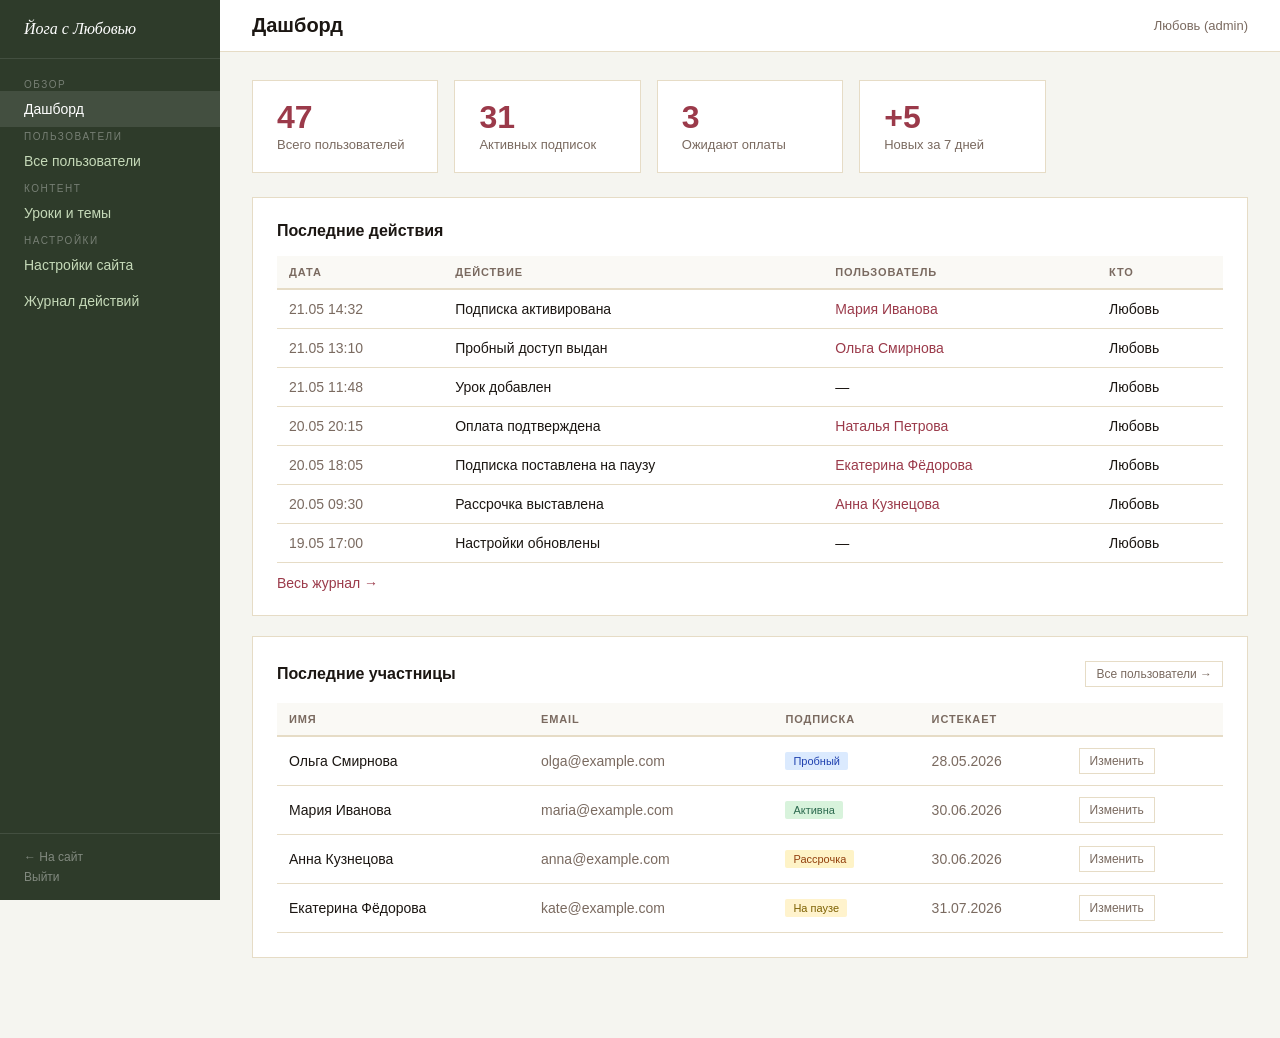
<file: preview-admin.html>
<!DOCTYPE html>
<html lang="ru">
<head>
<meta charset="UTF-8">
<meta name="viewport" content="width=device-width, initial-scale=1.0">
<title>Дашборд — Администратор</title>
<style>
:root {
  --marsala:      #9B3A4A;
  --marsala-dark: #7d2e3c;
  --moss:         #2E3B2A;
  --cream:        #F2EAD8;
  --cream-deep:   #e6dcc6;
  --ink:          #1B1612;
  --ink-soft:     #3d3028;
  --muted:        #7a6a60;
  --white:        #fff;
  --success:      #2d6a4f;
  --success-bg:   #d8f3dc;
  --warning:      #7d6000;
  --warning-bg:   #fff3cd;
  --danger:       #9B3A4A;
  --danger-bg:    #f8d7da;
  --admin-sidebar-w: 220px;
}
* { margin: 0; padding: 0; box-sizing: border-box; }
body {
  font-family: -apple-system, BlinkMacSystemFont, 'Segoe UI', sans-serif;
  background: #f5f5f0;
  color: var(--ink);
  font-size: 14px;
  min-height: 100vh;
}
a { color: var(--marsala); text-decoration: none; }
a:hover { text-decoration: underline; }

/* Layout */
.admin-wrap { display: flex; min-height: 100vh; }

.admin-sidebar {
  width: var(--admin-sidebar-w);
  background: var(--moss);
  color: #d4e0c8;
  display: flex;
  flex-direction: column;
  position: fixed;
  top: 0; left: 0; bottom: 0;
  z-index: 50;
}
.sidebar-logo {
  padding: 20px 24px;
  border-bottom: 1px solid rgba(255,255,255,0.1);
  font-family: Georgia, serif;
  font-style: italic;
  font-size: 16px;
  color: #fff;
  text-decoration: none;
  display: block;
}
.sidebar-nav { flex: 1; padding: 16px 0; overflow-y: auto; }
.sidebar-nav a {
  display: block;
  padding: 10px 24px;
  font-size: 14px;
  color: #c5d9b8;
  text-decoration: none;
  transition: background 0.15s, color 0.15s;
}
.sidebar-nav a:hover,
.sidebar-nav a.active {
  background: rgba(255,255,255,0.1);
  color: #fff;
  text-decoration: none;
}
.sidebar-nav .nav-section {
  padding: 16px 24px 6px;
  font-size: 10px;
  letter-spacing: 0.15em;
  text-transform: uppercase;
  color: rgba(255,255,255,0.35);
}
.sidebar-bottom {
  padding: 16px 24px;
  border-top: 1px solid rgba(255,255,255,0.1);
  font-size: 13px;
  color: rgba(255,255,255,0.5);
  display: flex;
  flex-direction: column;
  gap: 6px;
}

.admin-content {
  margin-left: var(--admin-sidebar-w);
  flex: 1;
}
.admin-topbar {
  background: var(--white);
  border-bottom: 1px solid var(--cream-deep);
  padding: 14px 32px;
  display: flex;
  align-items: center;
  justify-content: space-between;
  position: sticky;
  top: 0;
  z-index: 40;
}
.admin-topbar h1 { font-size: 20px; font-weight: 600; }
.admin-main { padding: 28px 32px 60px; }

/* Stats */
.stat-grid {
  display: grid;
  grid-template-columns: repeat(auto-fill, minmax(180px, 1fr));
  gap: 16px;
  margin-bottom: 24px;
}
.stat-card {
  background: var(--white);
  border: 1px solid var(--cream-deep);
  padding: 20px 24px;
}
.stat-num { font-size: 32px; font-weight: 700; color: var(--marsala); line-height: 1; }
.stat-lbl { font-size: 13px; color: var(--muted); margin-top: 4px; }

/* Cards */
.acard {
  background: var(--white);
  border: 1px solid var(--cream-deep);
  padding: 24px;
  margin-bottom: 20px;
}
.acard-title { font-size: 16px; font-weight: 600; margin-bottom: 16px; color: var(--ink); }

/* Table */
.data-table { width: 100%; border-collapse: collapse; }
.data-table th {
  text-align: left;
  padding: 10px 12px;
  font-size: 11px;
  letter-spacing: 0.08em;
  text-transform: uppercase;
  color: var(--muted);
  border-bottom: 2px solid var(--cream-deep);
  background: #faf9f5;
  white-space: nowrap;
}
.data-table td {
  padding: 11px 12px;
  border-bottom: 1px solid var(--cream-deep);
  vertical-align: middle;
  font-size: 14px;
}
.data-table tr:hover td { background: #faf9f5; }

/* Badges */
.badge { display: inline-block; padding: 3px 8px; font-size: 11px; font-weight: 500; border-radius: 2px; }
.badge-active   { background: var(--success-bg); color: var(--success); }
.badge-trial    { background: #dbeafe; color: #1e40af; }
.badge-paused   { background: var(--warning-bg); color: var(--warning); }
.badge-pending  { background: #fef3c7; color: #92400e; }
.badge-inactive { background: var(--cream-deep); color: var(--muted); }

/* Buttons */
.btn {
  display: inline-block;
  padding: 8px 16px;
  font-size: 13px;
  font-weight: 500;
  border: none;
  cursor: pointer;
  transition: background 0.15s;
  text-decoration: none;
  font-family: inherit;
}
.btn-primary  { background: var(--marsala); color: var(--white); }
.btn-success  { background: var(--success); color: var(--white); }
.btn-ghost    { background: transparent; color: var(--muted); border: 1px solid var(--cream-deep); }
.btn-sm       { padding: 5px 10px; font-size: 12px; }
</style>
</head>
<body>

<div class="admin-wrap">

  <!-- Sidebar -->
  <aside class="admin-sidebar">
    <a href="/admin/" class="sidebar-logo">Йога с Любовью</a>
    <nav class="sidebar-nav">
      <span class="nav-section">Обзор</span>
      <a href="/admin/" class="active">Дашборд</a>
      <span class="nav-section">Пользователи</span>
      <a href="/admin/users.php">Все пользователи</a>
      <span class="nav-section">Контент</span>
      <a href="/admin/content.php">Уроки и темы</a>
      <span class="nav-section">Настройки</span>
      <a href="/admin/settings.php">Настройки сайта</a>
      <a href="/admin/audit-log.php">Журнал действий</a>
    </nav>
    <div class="sidebar-bottom">
      <a href="/cabinet/" style="color:rgba(255,255,255,.4); font-size:12px">← На сайт</a>
      <a href="#" style="color:rgba(255,255,255,.4); font-size:12px">Выйти</a>
    </div>
  </aside>

  <!-- Main content -->
  <div class="admin-content">
    <div class="admin-topbar">
      <h1>Дашборд</h1>
      <span style="font-size:13px; color:var(--muted)">Любовь (admin)</span>
    </div>

    <div class="admin-main">

      <!-- Stats -->
      <div class="stat-grid">
        <div class="stat-card">
          <div class="stat-num">47</div>
          <div class="stat-lbl">Всего пользователей</div>
        </div>
        <div class="stat-card">
          <div class="stat-num">31</div>
          <div class="stat-lbl">Активных подписок</div>
        </div>
        <div class="stat-card">
          <div class="stat-num">3</div>
          <div class="stat-lbl">Ожидают оплаты</div>
        </div>
        <div class="stat-card">
          <div class="stat-num">+5</div>
          <div class="stat-lbl">Новых за 7 дней</div>
        </div>
      </div>

      <!-- Recent audit log -->
      <div class="acard">
        <div class="acard-title">Последние действия</div>
        <table class="data-table">
          <thead>
            <tr>
              <th>Дата</th>
              <th>Действие</th>
              <th>Пользователь</th>
              <th>Кто</th>
            </tr>
          </thead>
          <tbody>
            <tr>
              <td style="white-space:nowrap; color:var(--muted)">21.05 14:32</td>
              <td>Подписка активирована</td>
              <td><a href="#">Мария Иванова</a></td>
              <td>Любовь</td>
            </tr>
            <tr>
              <td style="white-space:nowrap; color:var(--muted)">21.05 13:10</td>
              <td>Пробный доступ выдан</td>
              <td><a href="#">Ольга Смирнова</a></td>
              <td>Любовь</td>
            </tr>
            <tr>
              <td style="white-space:nowrap; color:var(--muted)">21.05 11:48</td>
              <td>Урок добавлен</td>
              <td>—</td>
              <td>Любовь</td>
            </tr>
            <tr>
              <td style="white-space:nowrap; color:var(--muted)">20.05 20:15</td>
              <td>Оплата подтверждена</td>
              <td><a href="#">Наталья Петрова</a></td>
              <td>Любовь</td>
            </tr>
            <tr>
              <td style="white-space:nowrap; color:var(--muted)">20.05 18:05</td>
              <td>Подписка поставлена на паузу</td>
              <td><a href="#">Екатерина Фёдорова</a></td>
              <td>Любовь</td>
            </tr>
            <tr>
              <td style="white-space:nowrap; color:var(--muted)">20.05 09:30</td>
              <td>Рассрочка выставлена</td>
              <td><a href="#">Анна Кузнецова</a></td>
              <td>Любовь</td>
            </tr>
            <tr>
              <td style="white-space:nowrap; color:var(--muted)">19.05 17:00</td>
              <td>Настройки обновлены</td>
              <td>—</td>
              <td>Любовь</td>
            </tr>
          </tbody>
        </table>
        <p style="margin-top:12px"><a href="/admin/audit-log.php">Весь журнал →</a></p>
      </div>

      <!-- Users quick look -->
      <div class="acard">
        <div style="display:flex; align-items:center; justify-content:space-between; margin-bottom:16px">
          <div class="acard-title" style="margin-bottom:0">Последние участницы</div>
          <a href="/admin/users.php" class="btn btn-ghost btn-sm">Все пользователи →</a>
        </div>
        <table class="data-table">
          <thead>
            <tr>
              <th>Имя</th>
              <th>Email</th>
              <th>Подписка</th>
              <th>Истекает</th>
              <th></th>
            </tr>
          </thead>
          <tbody>
            <tr>
              <td>Ольга Смирнова</td>
              <td style="color:var(--muted)">olga@example.com</td>
              <td><span class="badge badge-trial">Пробный</span></td>
              <td style="color:var(--muted)">28.05.2026</td>
              <td><a href="#" class="btn btn-ghost btn-sm">Изменить</a></td>
            </tr>
            <tr>
              <td>Мария Иванова</td>
              <td style="color:var(--muted)">maria@example.com</td>
              <td><span class="badge badge-active">Активна</span></td>
              <td style="color:var(--muted)">30.06.2026</td>
              <td><a href="#" class="btn btn-ghost btn-sm">Изменить</a></td>
            </tr>
            <tr>
              <td>Анна Кузнецова</td>
              <td style="color:var(--muted)">anna@example.com</td>
              <td><span class="badge badge-pending">Рассрочка</span></td>
              <td style="color:var(--muted)">30.06.2026</td>
              <td><a href="#" class="btn btn-ghost btn-sm">Изменить</a></td>
            </tr>
            <tr>
              <td>Екатерина Фёдорова</td>
              <td style="color:var(--muted)">kate@example.com</td>
              <td><span class="badge badge-paused">На паузе</span></td>
              <td style="color:var(--muted)">31.07.2026</td>
              <td><a href="#" class="btn btn-ghost btn-sm">Изменить</a></td>
            </tr>
          </tbody>
        </table>
      </div>

    </div>
  </div>

</div>

</body>
</html>
</file>
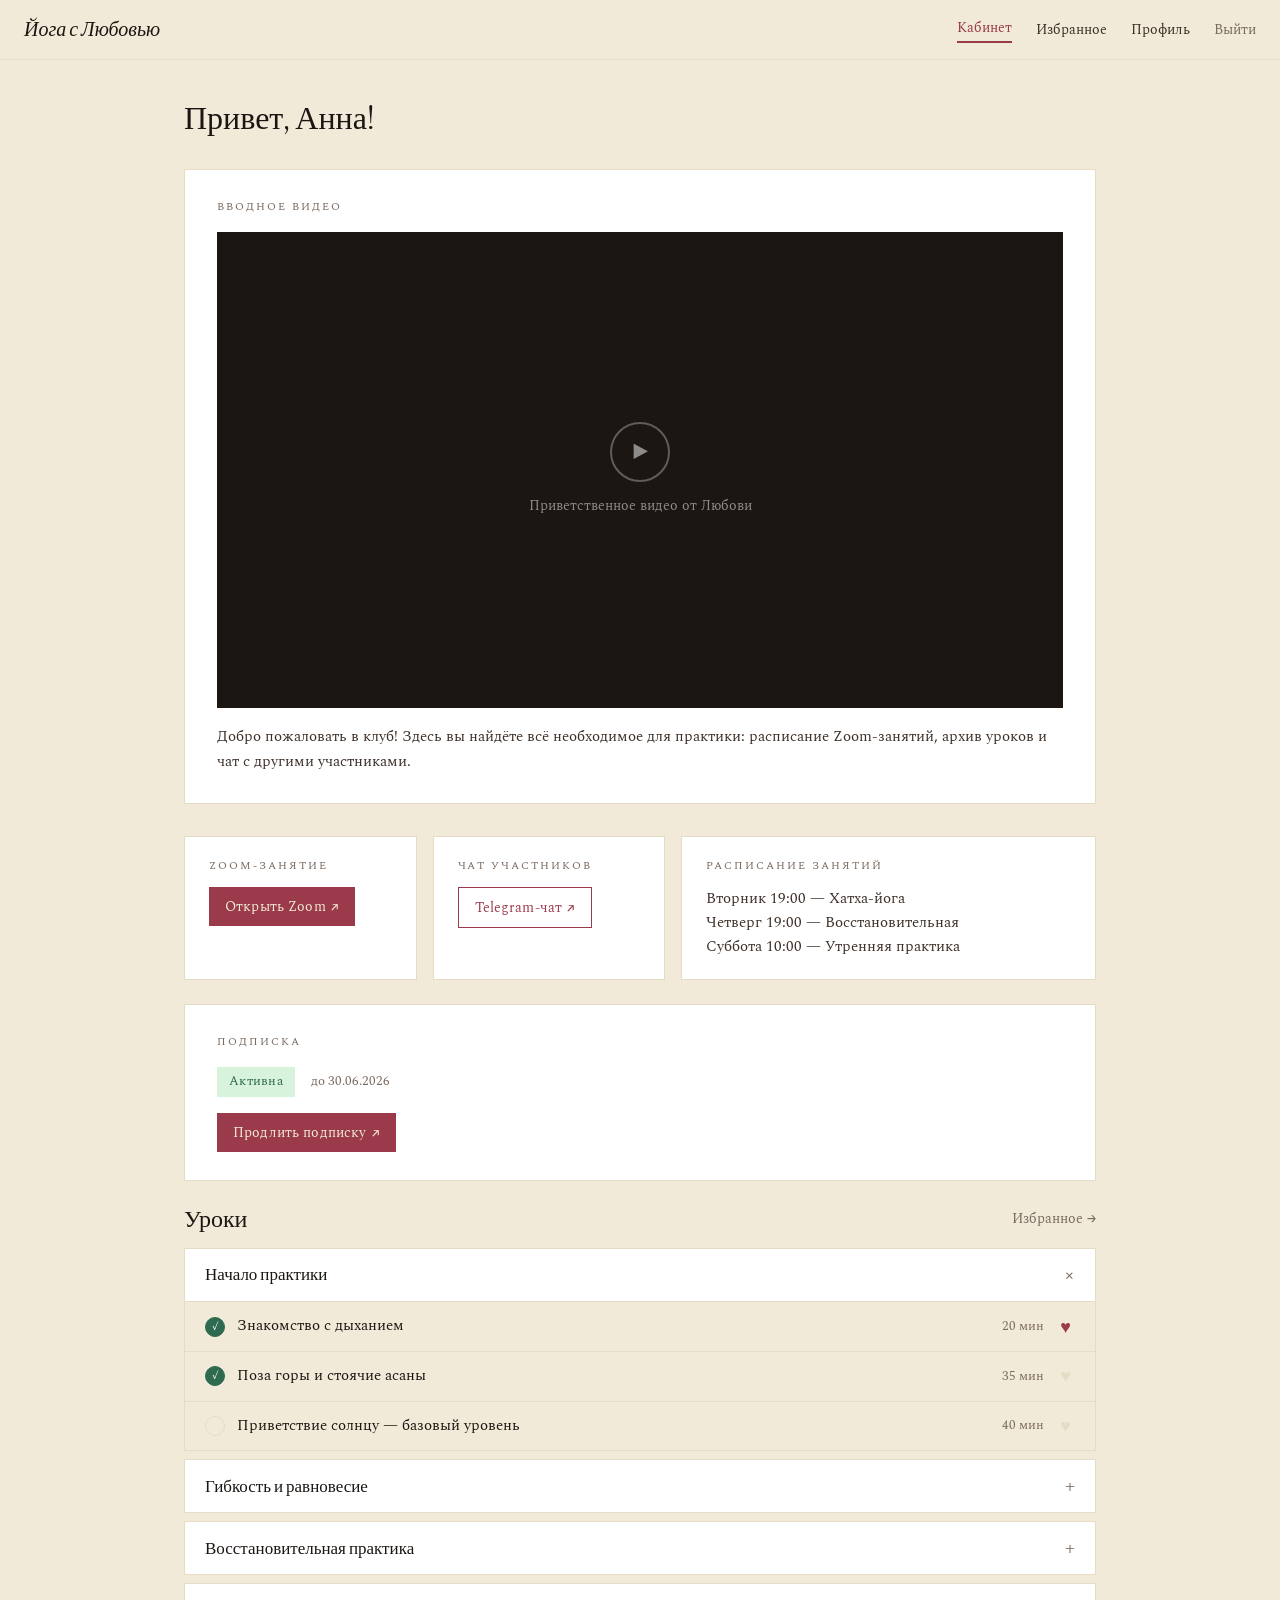
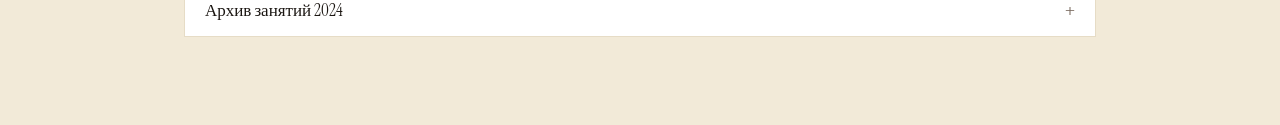
<file: preview-cabinet.html>
<!DOCTYPE html>
<html lang="ru">
<head>
<meta charset="UTF-8">
<meta name="viewport" content="width=device-width, initial-scale=1.0">
<title>Личный кабинет — Клуб йоги Любовь Лучистая</title>
<link rel="preconnect" href="https://fonts.googleapis.com">
<link rel="preconnect" href="https://fonts.gstatic.com" crossorigin>
<link href="https://fonts.googleapis.com/css2?family=Instrument+Serif:ital@0;1&family=Spectral:ital,wght@0,300;0,400;0,500;1,300;1,400;1,500&display=swap" rel="stylesheet">
<style>
:root {
  --marsala:      #9B3A4A;
  --marsala-dark: #7d2e3c;
  --moss:         #2E3B2A;
  --moss-mid:     #3d5038;
  --cream:        #F2EAD8;
  --cream-deep:   #e6dcc6;
  --rose:         #E4B9A6;
  --ink:          #1B1612;
  --ink-soft:     #3d3028;
  --muted:        #7a6a60;
  --white:        #fff;
  --success:      #2d6a4f;
  --success-bg:   #d8f3dc;
  --warning:      #7d6000;
  --warning-bg:   #fff3cd;
  --danger:       #9B3A4A;
  --danger-bg:    #f8d7da;
}
* { margin: 0; padding: 0; box-sizing: border-box; }
html { scroll-behavior: smooth; }
body {
  font-family: 'Spectral', serif;
  background: var(--cream);
  color: var(--ink);
  line-height: 1.65;
  font-size: 16px;
  min-height: 100vh;
}
img { max-width: 100%; display: block; }
a { color: var(--marsala); text-decoration: none; }
a:hover { text-decoration: underline; }
h1, h2, h3, h4 {
  font-family: 'Instrument Serif', serif;
  font-weight: 400;
  line-height: 1.15;
}
.lk-header {
  background: var(--cream);
  border-bottom: 1px solid var(--cream-deep);
  padding: 0 24px;
  height: 60px;
  display: flex;
  align-items: center;
  justify-content: space-between;
  position: sticky;
  top: 0;
  z-index: 100;
}
.lk-header .logo {
  font-family: 'Instrument Serif', serif;
  font-style: italic;
  font-size: 20px;
  color: var(--ink);
  text-decoration: none;
}
.lk-header nav { display: flex; align-items: center; gap: 24px; }
.lk-header nav a {
  font-size: 14px;
  color: var(--ink-soft);
  text-decoration: none;
  transition: color 0.2s;
}
.lk-header nav a:hover { color: var(--marsala); }
.lk-header nav a.active { color: var(--marsala); border-bottom: 2px solid var(--marsala); padding-bottom: 2px; }
.lk-main {
  max-width: 960px;
  margin: 0 auto;
  padding: 40px 24px 80px;
}
.card {
  background: var(--white);
  border: 1px solid var(--cream-deep);
  padding: 28px 32px;
  margin-bottom: 24px;
}
.card-title {
  font-size: 11px;
  letter-spacing: 0.18em;
  text-transform: uppercase;
  color: var(--muted);
  margin-bottom: 16px;
}
.badge {
  display: inline-block;
  padding: 4px 12px;
  font-size: 13px;
  font-family: 'Spectral', serif;
  letter-spacing: 0.02em;
}
.badge-active     { background: var(--success-bg); color: var(--success); }
.badge-trial      { background: #dbeafe; color: #1e40af; }
.badge-paused     { background: var(--warning-bg); color: var(--warning); }
.badge-pending    { background: #fef3c7; color: #92400e; }
.badge-inactive   { background: var(--cream-deep); color: var(--muted); }
.btn {
  display: inline-block;
  padding: 12px 24px;
  font-family: 'Spectral', serif;
  font-size: 15px;
  font-weight: 400;
  text-decoration: none;
  cursor: pointer;
  border: none;
  transition: background 0.2s, color 0.2s;
  letter-spacing: 0.01em;
}
.btn-primary  { background: var(--marsala); color: var(--cream); }
.btn-primary:hover { background: var(--marsala-dark); color: var(--cream); text-decoration: none; }
.btn-outline {
  background: transparent;
  border: 1px solid var(--marsala);
  color: var(--marsala);
}
.btn-outline:hover { background: var(--marsala); color: var(--cream); text-decoration: none; }
.btn-sm { padding: 8px 16px; font-size: 14px; }
.info-row { display: flex; gap: 16px; flex-wrap: wrap; }
.info-card {
  flex: 1;
  min-width: 200px;
  background: var(--white);
  border: 1px solid var(--cream-deep);
  padding: 20px 24px;
  display: flex;
  flex-direction: column;
  gap: 12px;
}
.info-card .info-label {
  font-size: 11px;
  letter-spacing: 0.18em;
  text-transform: uppercase;
  color: var(--muted);
}
.player-wrap {
  position: relative;
  padding-top: 56.25%;
  background: var(--ink);
  margin-bottom: 8px;
}
.player-placeholder {
  position: absolute;
  top: 0; left: 0;
  width: 100%; height: 100%;
  display: flex;
  align-items: center;
  justify-content: center;
  flex-direction: column;
  gap: 12px;
  color: rgba(255,255,255,0.5);
  font-size: 14px;
}
.player-placeholder .play-icon {
  width: 60px; height: 60px;
  border: 2px solid rgba(255,255,255,0.3);
  border-radius: 50%;
  display: flex;
  align-items: center;
  justify-content: center;
  font-size: 24px;
}
.topic-item {
  border: 1px solid var(--cream-deep);
  margin-bottom: 8px;
}
.topic-header {
  display: flex;
  align-items: center;
  justify-content: space-between;
  padding: 16px 20px;
  cursor: pointer;
  background: var(--white);
  user-select: none;
}
.topic-header:hover { background: var(--cream); }
.topic-header h3 {
  font-size: 17px;
  font-family: 'Instrument Serif', serif;
  font-weight: 400;
}
.topic-toggle { font-size: 20px; color: var(--muted); line-height: 1; }
.topic-lessons { border-top: 1px solid var(--cream-deep); }
.topic-item.open .topic-toggle { transform: rotate(45deg); display: inline-block; }
.lesson-item {
  display: flex;
  align-items: center;
  padding: 12px 20px;
  border-bottom: 1px solid var(--cream-deep);
  gap: 12px;
  text-decoration: none;
  color: var(--ink);
}
.lesson-item:last-child { border-bottom: none; }
.lesson-item:hover { background: var(--cream); }
.lesson-status-icon {
  width: 20px;
  height: 20px;
  border: 1.5px solid var(--cream-deep);
  border-radius: 50%;
  flex-shrink: 0;
  display: flex;
  align-items: center;
  justify-content: center;
  font-size: 11px;
}
.lesson-item.completed .lesson-status-icon {
  background: var(--success);
  border-color: var(--success);
  color: #fff;
}
.lesson-title { flex: 1; font-size: 15px; }
.lesson-duration { font-size: 13px; color: var(--muted); }
.lesson-fav {
  background: none;
  border: none;
  cursor: pointer;
  font-size: 18px;
  padding: 0 4px;
  line-height: 1;
  color: var(--cream-deep);
}
.lesson-fav.active { color: var(--marsala); }
</style>
</head>
<body>

<header class="lk-header">
  <a href="/" class="logo">Йога с Любовью</a>
  <nav>
    <a href="/cabinet/" class="active">Кабинет</a>
    <a href="/cabinet/favorites.php">Избранное</a>
    <a href="/cabinet/profile.php">Профиль</a>
    <a href="#" style="color:var(--muted)">Выйти</a>
  </nav>
</header>

<main class="lk-main">

  <h1 style="font-size:32px; margin-bottom:32px">Привет, Анна!</h1>

  <!-- Welcome video -->
  <div class="card" style="margin-bottom:32px">
    <p class="card-title">Вводное видео</p>
    <div class="player-wrap">
      <div class="player-placeholder">
        <div class="play-icon">▶</div>
        <span>Приветственное видео от Любови</span>
      </div>
    </div>
    <p style="margin-top:16px; color:var(--ink-soft); font-size:15px; line-height:1.7">
      Добро пожаловать в клуб! Здесь вы найдёте всё необходимое для практики: расписание Zoom-занятий, архив уроков и чат с другими участниками.
    </p>
  </div>

  <!-- Info row: Zoom + TG + Schedule -->
  <div class="info-row" style="margin-bottom:24px">
    <div class="info-card">
      <span class="info-label">Zoom-занятие</span>
      <a href="#" class="btn btn-primary btn-sm" style="align-self:flex-start">
        Открыть Zoom ↗
      </a>
    </div>
    <div class="info-card">
      <span class="info-label">Чат участников</span>
      <a href="#" class="btn btn-outline btn-sm" style="align-self:flex-start">
        Telegram-чат ↗
      </a>
    </div>
    <div class="info-card" style="flex:2">
      <span class="info-label">Расписание занятий</span>
      <p style="font-size:15px; color:var(--ink-soft); line-height:1.6; margin:0">
        Вторник 19:00 — Хатха-йога<br>
        Четверг 19:00 — Восстановительная<br>
        Суббота 10:00 — Утренняя практика
      </p>
    </div>
  </div>

  <!-- Subscription status -->
  <div class="card" style="margin-bottom:24px">
    <p class="card-title">Подписка</p>
    <div style="display:flex; align-items:center; gap:16px; flex-wrap:wrap; margin-bottom:16px">
      <span class="badge badge-active">Активна</span>
      <span style="font-size:13px; color:var(--muted)">до 30.06.2026</span>
    </div>
    <a href="#" class="btn btn-primary btn-sm">Продлить подписку ↗</a>
  </div>

  <!-- Lesson catalog -->
  <div id="lessonCatalog">
    <div style="display:flex; align-items:center; justify-content:space-between; margin-bottom:16px">
      <h2 style="font-size:24px">Уроки</h2>
      <a href="/cabinet/favorites.php" style="font-size:14px; color:var(--muted)">Избранное →</a>
    </div>

    <!-- Topic 1 — open -->
    <div class="topic-item open">
      <div class="topic-header">
        <h3>Начало практики</h3>
        <span class="topic-toggle" style="display:inline-block; transform:rotate(45deg)">+</span>
      </div>
      <div class="topic-lessons">
        <a class="lesson-item completed" href="#">
          <span class="lesson-status-icon">✓</span>
          <span class="lesson-title">Знакомство с дыханием</span>
          <span class="lesson-duration">20 мин</span>
          <button class="lesson-fav active" title="В избранном">♥</button>
        </a>
        <a class="lesson-item completed" href="#">
          <span class="lesson-status-icon">✓</span>
          <span class="lesson-title">Поза горы и стоячие асаны</span>
          <span class="lesson-duration">35 мин</span>
          <button class="lesson-fav" title="В избранное">♥</button>
        </a>
        <a class="lesson-item" href="#">
          <span class="lesson-status-icon"></span>
          <span class="lesson-title">Приветствие солнцу — базовый уровень</span>
          <span class="lesson-duration">40 мин</span>
          <button class="lesson-fav" title="В избранное">♥</button>
        </a>
      </div>
    </div>

    <!-- Topic 2 — closed -->
    <div class="topic-item">
      <div class="topic-header">
        <h3>Гибкость и равновесие</h3>
        <span class="topic-toggle">+</span>
      </div>
      <div class="topic-lessons" style="display:none">
        <a class="lesson-item" href="#">
          <span class="lesson-status-icon"></span>
          <span class="lesson-title">Баланс на одной ноге</span>
          <span class="lesson-duration">30 мин</span>
          <button class="lesson-fav" title="В избранное">♥</button>
        </a>
      </div>
    </div>

    <!-- Topic 3 — closed -->
    <div class="topic-item">
      <div class="topic-header">
        <h3>Восстановительная практика</h3>
        <span class="topic-toggle">+</span>
      </div>
      <div class="topic-lessons" style="display:none"></div>
    </div>

    <!-- Topic 4 — closed -->
    <div class="topic-item">
      <div class="topic-header">
        <h3>Архив занятий 2024</h3>
        <span class="topic-toggle">+</span>
      </div>
      <div class="topic-lessons" style="display:none"></div>
    </div>

  </div><!-- /lessonCatalog -->

</main>

</body>
</html>
</file>
